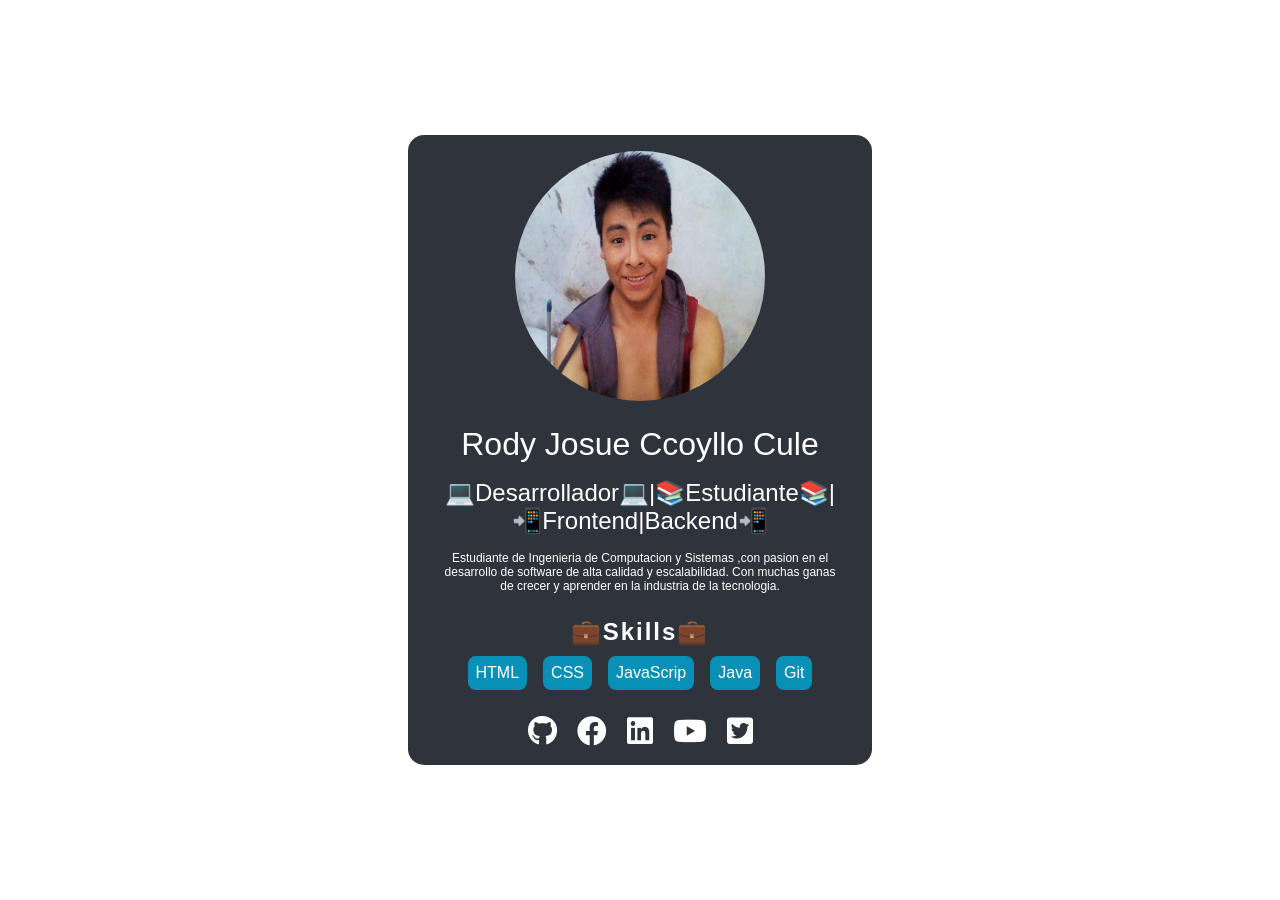
<file: semana-1/CARD-PERSONAL/index.html>
<!DOCTYPE html>
<html lang="en">
<head>
    <meta charset="UTF-8">
    <meta http-equiv="X-UA-Compatible" content="IE=edge"/>
    <meta name="viewport" content="width=device-width, initial-scale=1.0"/>
    <link rel="stylesheet" href="./css/index.css"/>
    <link rel="stylesheet" href="https://use.fontawesome.com/releases/v5.15.4/css/all.css" integrity="sha384-DyZ88mC6Up2uqS4h/KRgHuoeGwBcD4Ng9SiP4dIRy0EXTlnuz47vAwmeGwVChigm" crossorigin="anonymous"/>
    <title>Rody Josue</title>
</head>
<body class="body">
   
   <main class="main">
        <header class="header">
            <figure class="header__profesional-image-container">
                <img src="./img/josue-perfil.jpg" alt="foto-josue"  class="header__profesional-image"/>
            </figure>
        </header>
       <article class="article">
           <h1 class="article__title">Rody Josue Ccoyllo Cule</h1>
           <h2 class="article__keywors">💻Desarrollador💻|📚Estudiante📚|📲Frontend|Backend📲</h2>
           <p class="article__presetation">Estudiante de Ingenieria de Computacion y Sistemas ,con 
               pasion en el desarrollo de software de alta calidad y escalabilidad.
               Con muchas ganas de crecer y aprender en la industria de la tecnologia.
           </p>
       </article>
       <section class="skills">
           <h2 class="skills__title">Skills</h2>
           <ul class="skills__skills-list">
               <li class="skills__skill">HTML</li>
               <li class="skills__skill">CSS</li>
               <li class="skills__skill">JavaScrip</li>
               <li class="skills__skill">Java</li>
               <li class="skills__skill">Git</li>
               
           </ul>
       </section>
       
       <footer class="footer">
        <a href="https://github.com/josueCoder" class="footer__link-icon-container">
            <i class="fab fa-github" ></i>
        </a>
        <a href="https://web.facebook.com/rodyjosue.ccoyllocule" class="footer__link-icon-container">
            <i class="fab fa-facebook" ></i>
        </a>
        <a href="#" class="footer__link-icon-container">
            <i class="fab fa-linkedin" ></i>
        </a>
        <a href="#" class="footer__link-icon-container">
            <i class="fab fa-youtube" ></i>
        </a>
        <a href="#" class="footer__link-icon-container">
            <i class="fab fa-twitter-square"></i>
        </a>
    </footer>
      
   </main>
   
</body>
</html>
</file>
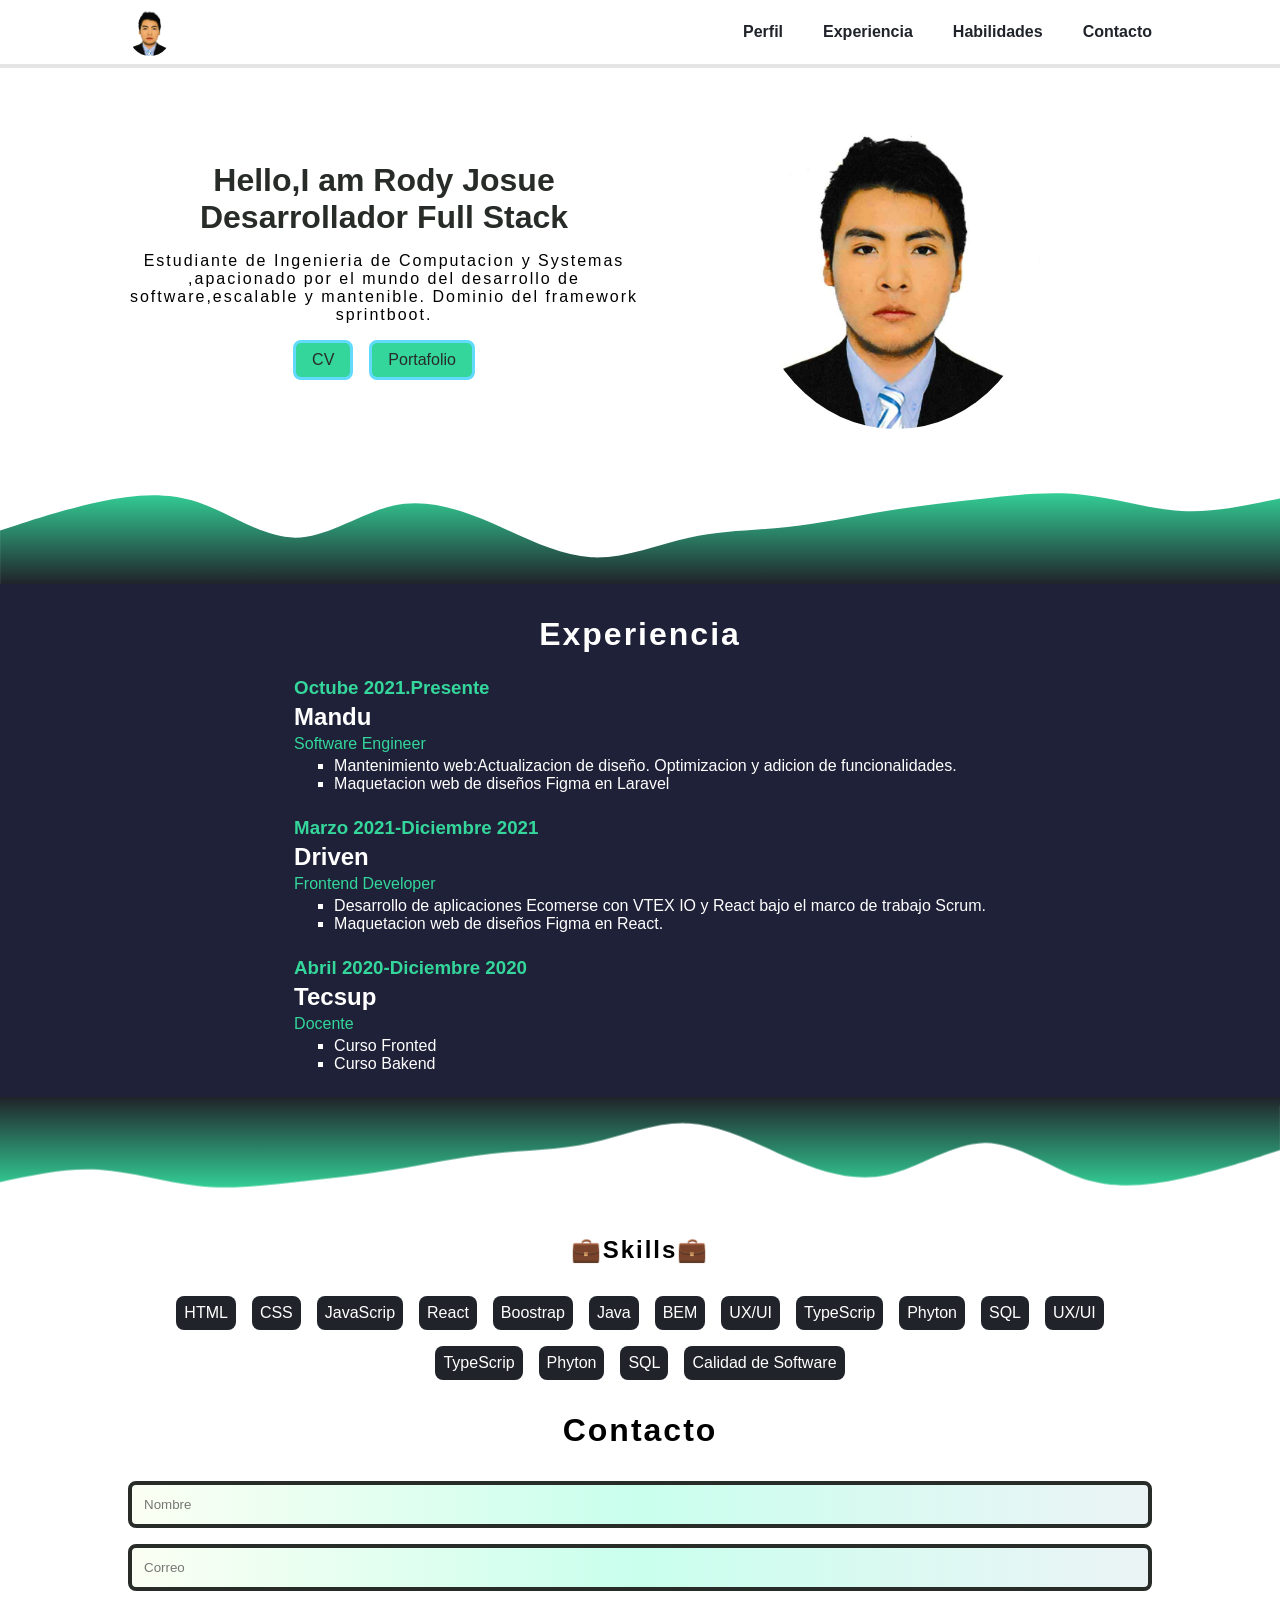
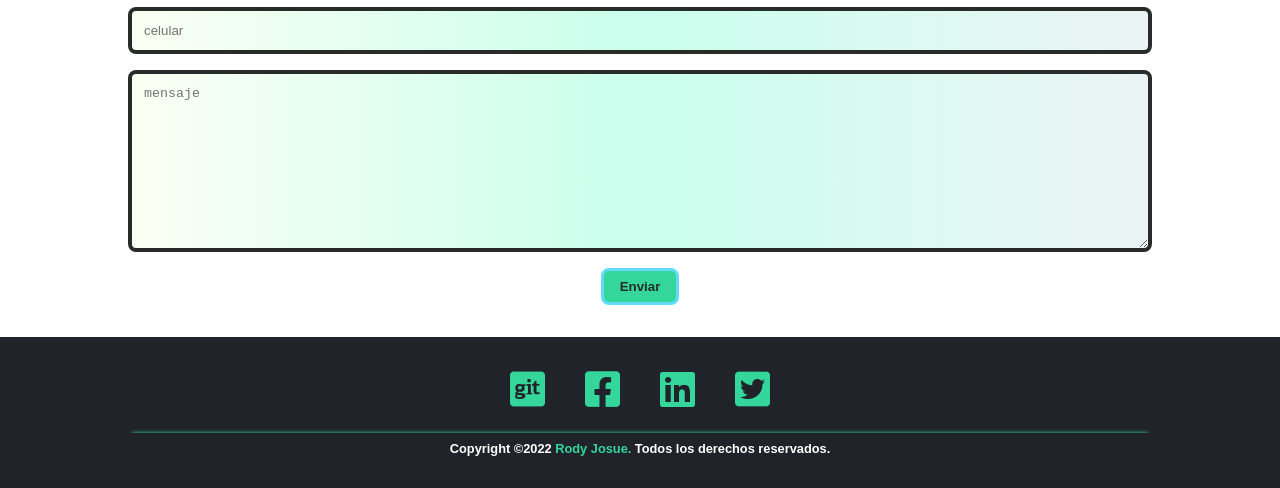
<file: semana-1/WEB-PERSONAL/index.html>
<!DOCTYPE html>
<html lang="en">
<head>
    <meta charset="UTF-8">
    <meta http-equiv="X-UA-Compatible" content="IE=edge">
    <meta name="viewport" content="width=device-width, initial-scale=1.0">
    <link rel="shortcut icon" href="./img/java.ico" type="image/x-icon">
    <meta name="description" content="Web personal responsive,del perfil profecional y experiencia ganada">
    <!-- animate css -->
    <link rel="stylesheet" href="https://cdnjs.cloudflare.com/ajax/libs/animate.css/4.1.1/animate.min.css"/>
    <link rel="stylesheet" href="./css/index.css">
    <link href="https://cdnjs.cloudflare.com/ajax/libs/font-awesome/5.13.0/css/all.min.css" rel="stylesheet">
    <title>Rody Josue</title>
    <style>
       
    </style>
</head>
<body class="body">
    <header class="header">
        <nav class="header-nav">
        
            <a href="" class="header-nav__logo-container">
                <img src="./img/rody-josue-perfil.jpg" alt="rody-josue"  class="header-nav__logo"/>
            </a>
        
             
             <label for="menu" class="header-nav__menu-icon-container">
                 
                     <img class="header-nav__menu-icon" src="./img/menu-icon.png" alt="icono del menu de navegacion">
                 
             </label>
             <input type="checkbox" name="menu" id="menu" class="header-nav__menu-checkbox"> 
             <ul class="header-nav__link-lists">
                <li class="header-nav__link-lists__link-item">
                    <a href="#perfil" class="header-nav__link">Perfil</a>
               </li>
                <li class="header-nav__link-lists__link-item">
                    <a href="#experiencia" class="header-nav__link">Experiencia</a>
               </li>
                <li class="header-nav__link-lists__link-item">
                    <a href="#" class="header-nav__link">Habilidades</a>
               </li>
                <li class="header-nav__link-lists__link-item">
                    <a href="#contacto" class="header-nav__link">Contacto</a>
               </li>
            </ul>
            </nav>
    </header>
    <main>
        <article class="perfil"  id="perfil" >
            <div class="perfil-container">
                <div class="perfil__info ">
                    <h1 class="perfil__info-title">Hello,I am Rody Josue Desarrollador Full Stack</h1>
                    <p class="perfil___info-description">
                        Estudiante de Ingenieria de Computacion y Systemas ,apacionado
                        por el mundo del desarrollo de  software,escalable y mantenible.
                        Dominio del framework sprintboot.
                
                    </p>
                    <div class="perfil__info-link-container">
                        <a class="perfil__info-link" href="#">CV</a>
                        <a class="perfil__info-link" href="#">Portafolio</a>
                    </div>
                </div>
                <div class="perfil__cover-image">
                
                    <figure class="perfil__image-container">
                        <img class="perfil__image" src="./img/rody-josue-perfil.jpg" alt="rody-josue" width="320px"/>
                    </figure>
                </div>
            </div>
        </article>
        
    </main>
    <section class="wave-separador">
        <figure class="wave-separador__wave-container">
            <img src="./img/wave.svg" alt="este es un wave" class="wave-separador__wave" />
        </figure>
    </section>

    
    
    <section class="experiencia" id="experiencia">
        <div class="experiencia-container">
            <h2 class="experiencia__title">Experiencia</h2>
            <div class="experiencia__experiencias">
                <section class="experiencia__experiencia">
                    <h3 class="experiencia__date">Octube 2021.Presente</h3>
                    <h3 class="experiencia__company">Mandu</h3>
                    <h4 class="experiencia__role">Software Engineer</h4>
                    <ul class="experiencia__activities">
                        <li  class="experiencia__activity">Mantenimiento web:Actualizacion de diseño.
                            Optimizacion y adicion de funcionalidades.
                        </li>
                        <li  class="experiencia__activity">Maquetacion web de diseños Figma en Laravel</li>
                    </ul>

                </section>
                <section class="experiencia__experiencia">
                    <h3 class="experiencia__date">Marzo 2021-Diciembre 2021</h3>
                    <h3 class="experiencia__company">Driven</h3>
                    <h4 class="experiencia__role">Frontend Developer</h4>
                    <ul class="experiencia__activities">
                        <li  class="experiencia__activity">Desarrollo de aplicaciones Ecomerse con VTEX
                            IO y React bajo el marco de trabajo Scrum.
                        </li>
                        <li  class="experiencia__activity">Maquetacion web de diseños Figma en React.</li>
                    </ul>

                </section>
                <section class="experiencia__experiencia">
                    <h3 class="experiencia__date">Abril 2020-Diciembre 2020</h3>
                    <h3 class="experiencia__company">Tecsup</h3>
                    <h4 class="experiencia__role">Docente</h4>
                    <ul class="experiencia__activities">
                        <li  class="experiencia__activity">Curso Fronted</li>
                        <li  class="experiencia__activity">Curso Bakend</li>
                    </ul>

                </section>
               
               
            </div>
        </div>

    </section>

    <section class="wave-separador wave-separador--r-180deg">
        <figure class="wave-separador__wave-container">
            <img src="./img/wave.svg" alt="este es un wave" class="wave-separador__wave" />
        </figure>
    </section>
    <section class="skills">
        <div class="skills-container">
            <h2 class="skills__title">Skills</h2>
            <ul class="skills__skills-list">
                <li class="skills__skill">HTML</li>
                <li class="skills__skill">CSS</li>
                <li class="skills__skill">JavaScrip</li>
                <li class="skills__skill">React</li>
                <li class="skills__skill">Boostrap</li>
                <li class="skills__skill">Java</li>
                <li class="skills__skill">BEM</li>
                <li class="skills__skill">UX/UI</li>
                <li class="skills__skill">TypeScrip</li>
                <li class="skills__skill">Phyton</li>
                <li class="skills__skill">SQL</li>
                <li class="skills__skill">UX/UI</li>
                <li class="skills__skill">TypeScrip</li>
                <li class="skills__skill">Phyton</li>
                <li class="skills__skill">SQL</li>
                <li class="skills__skill">Calidad de Software</li>
            
            </ul>
        </div>
    </section>


    <seccion class="contacto" id="contacto">
        <div class="contacto-container">
            <h2 class="contacto__title">Contacto</h2>
            <form action="#" class="contacto__form">
            
                <input class="contacto__form-input" type="text" id="nombre"  placeholder="Nombre" required />
            
                <input class="contacto__form-input" type="text" id="correo" placeholder="Correo" required/>
                <input class="contacto__form-input" type="number" id="telefono" min="900000000" max="999999999"  placeholder="celular" required/>
            
                <textarea class="contacto__form-input" name="mensaje" id="mensaje" cols="30" rows="10" placeholder="mensaje" required></textarea>
            
                <button class="contacto__form-button" type="submit">Enviar</button>
            </form>
        </div>
    </seccion>
    <footer class="footer">
        <nav class="footer-nav">
            <ul class="footer-nav__link-list">
                <li class="footer-nav__link-item">
                    <a href=" " class="footer-nav__link">
                        <i class="footer-nav__link-icon  fab fa-git-square"></i>
                    </a>
                </li>
                <li class="footer-nav__link-item">
                    <a href=" " class="footer-nav__link">
                        <i class="footer-nav__link-icon  fab fa-facebook-square"></i>
                    </a>
                </li>
                <li class="footer-nav__link-item">
                    <a href=" " class="footer-nav__link">
                        <i class="footer-nav__link-icon  fab fa-linkedin"></i>
                    </a>
                </li>
                <li class="footer-nav__link-item">
                    <a href=" " class="footer-nav__link">
                        <i class="footer-nav__link-icon  fab fa-twitter-square"></i>
                    </a>
                </li>
            </ul>
            <h2 class="footer-nav__credits">
                Copyright &copy;2022 <a class="footer-nav__credits-author" href="#perfil">Rody Josue.</a> Todos los derechos reservados.
            </h2>
        </nav>
    </footer>       


    
</body>
</html>
</file>
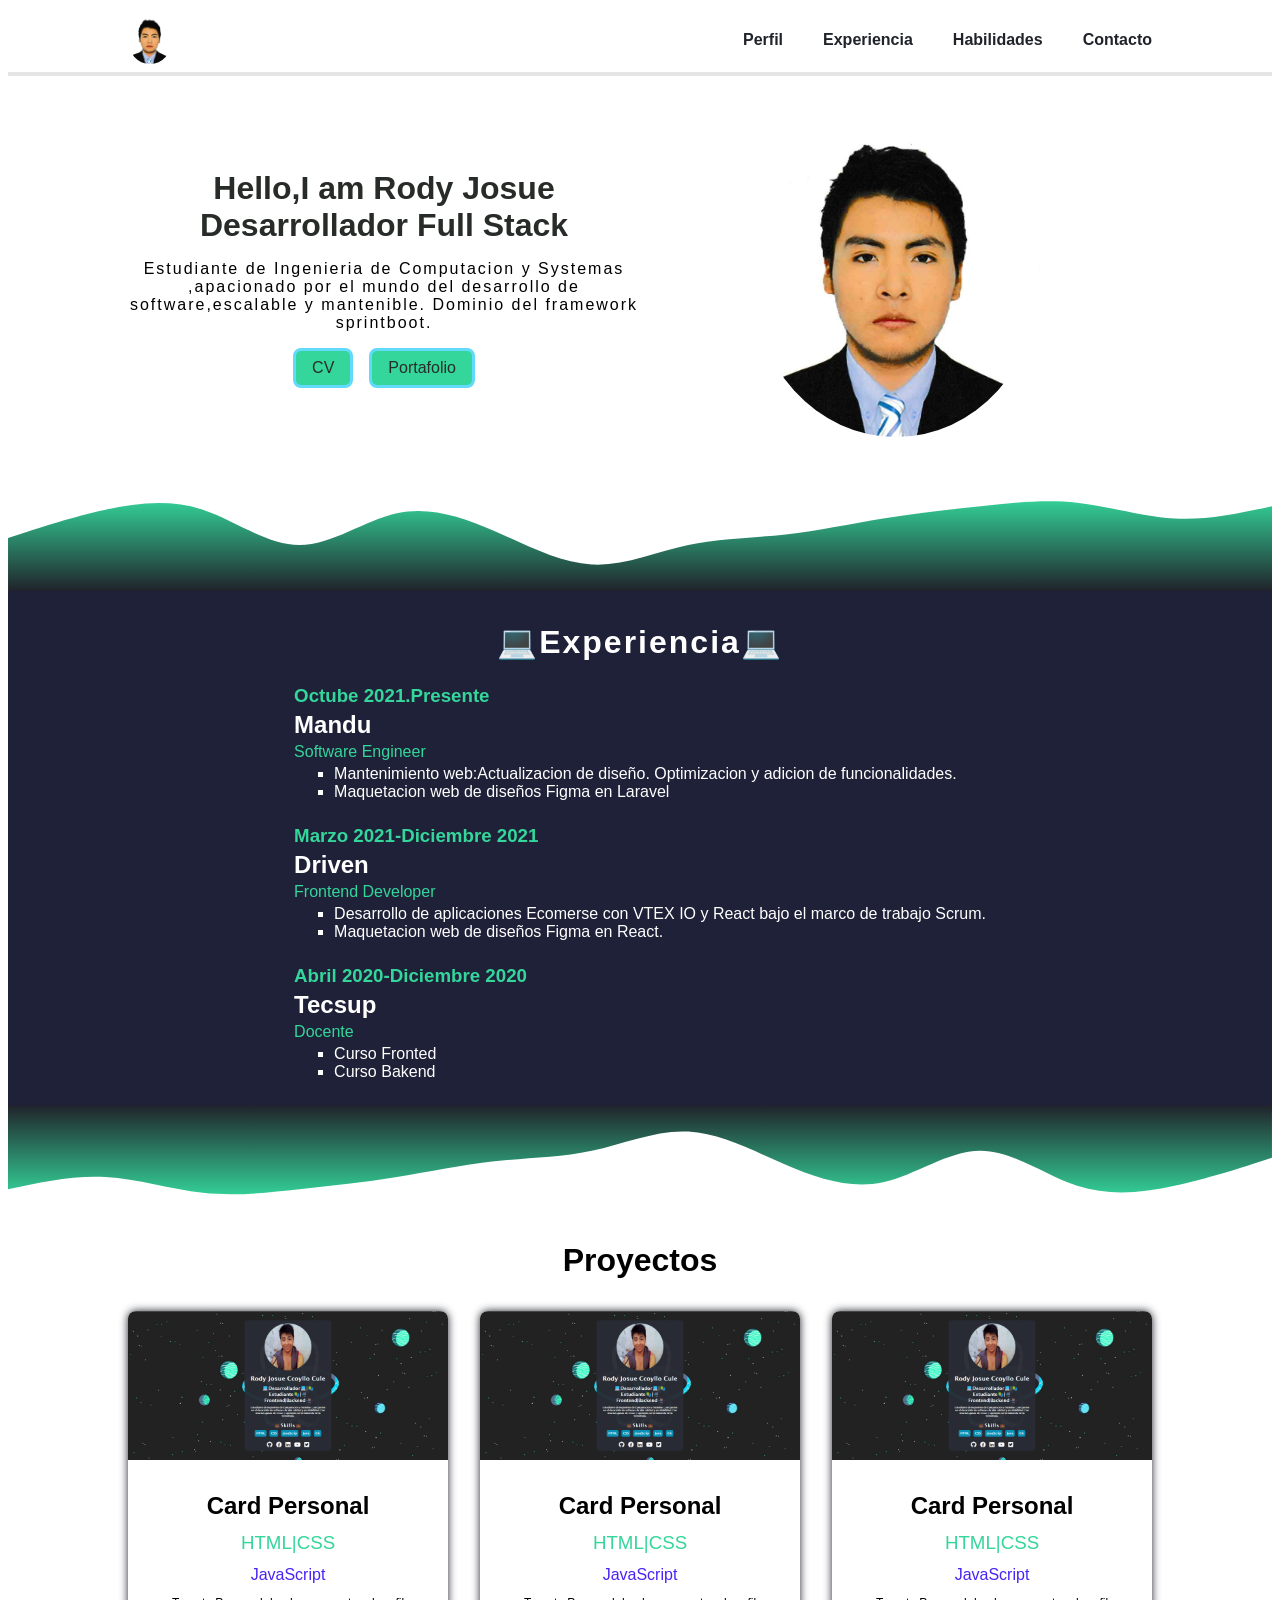
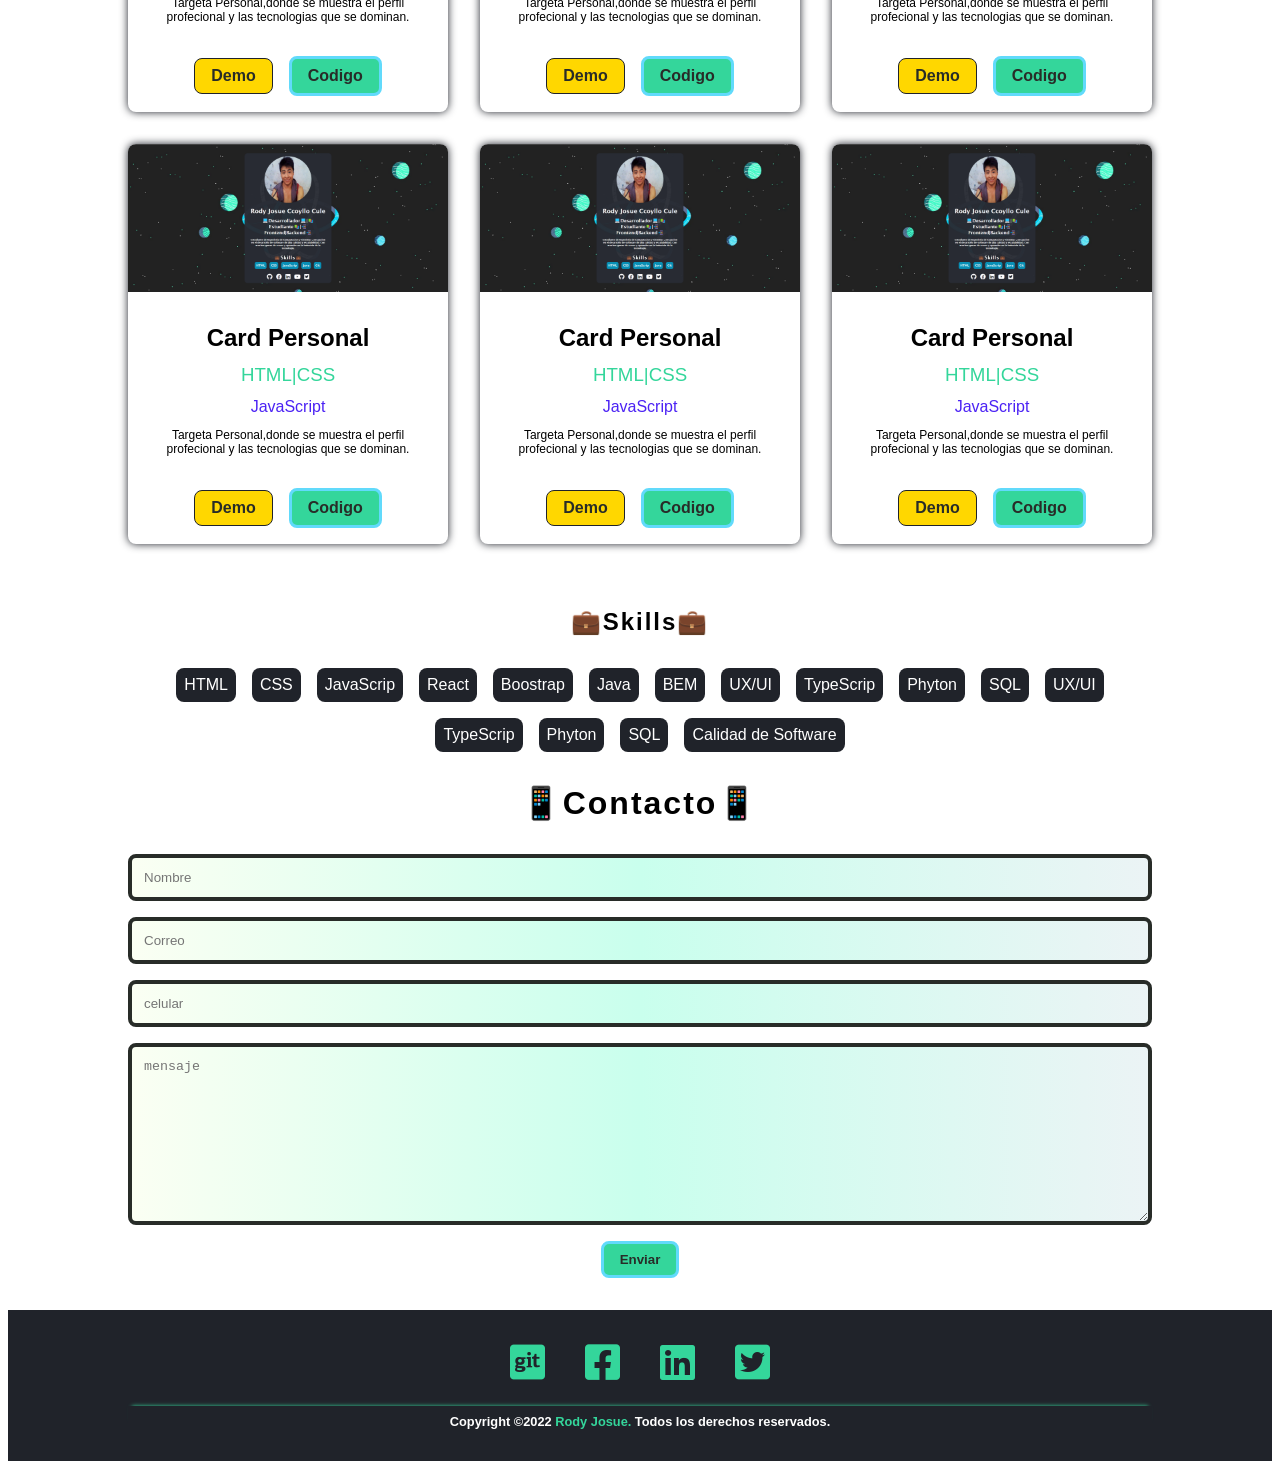
<file: semana-3/2-web-personal/index.html>
<!DOCTYPE html>
<html lang="en">
<head>
    <meta charset="UTF-8">
    <meta http-equiv="X-UA-Compatible" content="IE=edge">
    <meta name="viewport" content="width=device-width, initial-scale=1.0">
    <link rel="shortcut icon" href="./img/java.ico" type="image/x-icon">
    <meta name="description" content="Web personal responsive,del perfil profecional y experiencia ganada">
    <link rel="stylesheet" href="https://necolas.github.io/normalize.css/8.0.1/normalize.css"/>
    <!-- animate css -->
    <link rel="stylesheet" href="https://cdnjs.cloudflare.com/ajax/libs/animate.css/4.1.1/animate.min.css"/>
    <link rel="stylesheet" href="./css/index.css">
    <link href="https://cdnjs.cloudflare.com/ajax/libs/font-awesome/5.13.0/css/all.min.css" rel="stylesheet">
    <title>Rody Josue</title>
    <style>
       
    </style>
</head>
<body class="body">
    <header class="header">
        <nav class="header-nav">
        
            <a href="" class="header-nav__logo-container">
                <img src="./img/rody-josue-perfil.jpg" alt="rody-josue"  class="header-nav__logo"/>
            </a>
        
             
             <label for="menu" class="header-nav__menu-icon-container">
                <img class="header-nav__menu-icon" src="./img/menu-icon.png" alt="icono del menu de navegacion"> 
             </label>
             <input type="checkbox" name="menu" id="menu" class="header-nav__menu-checkbox"> 
             <ul class="header-nav__link-lists">
                <li class="header-nav__link-lists__link-item">
                    <a href="#perfil" class="header-nav__link">Perfil</a>
               </li>
                <li class="header-nav__link-lists__link-item">
                    <a href="#experiencia" class="header-nav__link">Experiencia</a>
               </li>
                <li class="header-nav__link-lists__link-item">
                    <a href="#" class="header-nav__link">Habilidades</a>
               </li>
                <li class="header-nav__link-lists__link-item">
                    <a href="#contacto" class="header-nav__link">Contacto</a>
               </li>
            </ul>
            </nav>
    </header>
    <main>
        <article class="perfil"  id="perfil" >
            <div class="perfil-container">
                <div class="perfil__info ">
                    <h1 class="perfil__info-title">Hello,I am Rody Josue Desarrollador Full Stack</h1>
                    <p class="perfil___info-description">
                        Estudiante de Ingenieria de Computacion y Systemas ,apacionado
                        por el mundo del desarrollo de  software,escalable y mantenible.
                        Dominio del framework sprintboot.
                
                    </p>
                    <div class="perfil__info-link-container">
                        <a class="perfil__info-link" href="#">CV</a>
                        <a class="perfil__info-link" href="#">Portafolio</a>
                    </div>
                </div>
                <div class="perfil__cover-image">
                
                    <figure class="perfil__image-container">
                        <img class="perfil__image" src="./img/rody-josue-perfil.jpg" alt="rody-josue" width="320px"/>
                    </figure>
                </div>
            </div>
        </article>
        
    </main>
    <section class="wave-separador">
        <figure class="wave-separador__wave-container">
            <img src="./img/wave.svg" alt="este es un wave" class="wave-separador__wave" />
        </figure>
    </section>

    
    
    <section class="experiencia" id="experiencia">
        <div class="experiencia-container">
            <h2 class="experiencia__title">Experiencia</h2>
            <div class="experiencia__experiencias">
                <section class="experiencia__experiencia">
                    <h3 class="experiencia__date">Octube 2021.Presente</h3>
                    <h3 class="experiencia__company">Mandu</h3>
                    <h4 class="experiencia__role">Software Engineer</h4>
                    <ul class="experiencia__activities">
                        <li  class="experiencia__activity">Mantenimiento web:Actualizacion de diseño.
                            Optimizacion y adicion de funcionalidades.
                        </li>
                        <li  class="experiencia__activity">Maquetacion web de diseños Figma en Laravel</li>
                    </ul>

                </section>
                <section class="experiencia__experiencia">
                    <h3 class="experiencia__date">Marzo 2021-Diciembre 2021</h3>
                    <h3 class="experiencia__company">Driven</h3>
                    <h4 class="experiencia__role">Frontend Developer</h4>
                    <ul class="experiencia__activities">
                        <li  class="experiencia__activity">Desarrollo de aplicaciones Ecomerse con VTEX
                            IO y React bajo el marco de trabajo Scrum.
                        </li>
                        <li  class="experiencia__activity">Maquetacion web de diseños Figma en React.</li>
                    </ul>

                </section>
                <section class="experiencia__experiencia">
                    <h3 class="experiencia__date">Abril 2020-Diciembre 2020</h3>
                    <h3 class="experiencia__company">Tecsup</h3>
                    <h4 class="experiencia__role">Docente</h4>
                    <ul class="experiencia__activities">
                        <li  class="experiencia__activity">Curso Fronted</li>
                        <li  class="experiencia__activity">Curso Bakend</li>
                    </ul>

                </section>
               
               
            </div>
        </div>

    </section>

    <section class="wave-separador wave-separador--r-180deg">
        <figure class="wave-separador__wave-container">
            <img src="./img/wave.svg" alt="este es un wave" class="wave-separador__wave" />
        </figure>
    </section>
    <section class="projects">
        <div class="projects-container">
            <h2 class="projects__title">Proyectos</h2>
            <div class="projects__projects">
                <article class="projects__project">
                   <figure class="projects__project-image-container">
                       <img class="projects__project-image" src="./img/img-card-personal.png" alt="proyecto card personal"/>
                   </figure>
                   <div class="projects__project-data">
                       <h2 class="projects__project-data-title">Card Personal</h2>
                       <h3 class="projects__project-data-core-tecnology">HTML|CSS</h3>
                       <h4 class="projects__project-data-tecnologies">JavaScript</h4>
                       <p class="projects__project-data-about">
                           Targeta Personal,donde se muestra el perfil profecional y las tecnologias
                           que se dominan.
                       </p>
                    </div>
                    <div class="projects__project-button-container">
                        <a href="#" class="projects__project-button projects__project-button--bg-gold">Demo</a>
                        <a href="#" class="projects__project-button">Codigo</a>
                    </div>
                </article>
                <article class="projects__project">
                    <figure class="projects__project-image-container">
                        <img class="projects__project-image" src="./img/img-card-personal.png" alt="proyecto card personal"/>
                    </figure>
                    <div class="projects__project-data">
                        <h2 class="projects__project-data-title">Card Personal</h2>
                        <h3 class="projects__project-data-core-tecnology">HTML|CSS</h3>
                        <h4 class="projects__project-data-tecnologies">JavaScript</h4>
                        <p class="projects__project-data-about">
                            Targeta Personal,donde se muestra el perfil profecional y las tecnologias
                            que se dominan.
                        </p>
                     </div>
                     <div class="projects__project-button-container">
                         <a href="#" class="projects__project-button projects__project-button--bg-gold">Demo</a>
                         <a href="#" class="projects__project-button">Codigo</a>
                     </div>
                 </article>
                 <article class="projects__project">
                    <figure class="projects__project-image-container">
                        <img class="projects__project-image" src="./img/img-card-personal.png" alt="proyecto card personal"/>
                    </figure>
                    <div class="projects__project-data">
                        <h2 class="projects__project-data-title">Card Personal</h2>
                        <h3 class="projects__project-data-core-tecnology">HTML|CSS</h3>
                        <h4 class="projects__project-data-tecnologies">JavaScript</h4>
                        <p class="projects__project-data-about">
                            Targeta Personal,donde se muestra el perfil profecional y las tecnologias
                            que se dominan.
                        </p>
                     </div>
                     <div class="projects__project-button-container">
                         <a href="#" class="projects__project-button projects__project-button--bg-gold">Demo</a>
                         <a href="#" class="projects__project-button">Codigo</a>
                     </div>
                 </article>
                 <article class="projects__project">
                    <figure class="projects__project-image-container">
                        <img class="projects__project-image" src="./img/img-card-personal.png" alt="proyecto card personal"/>
                    </figure>
                    <div class="projects__project-data">
                        <h2 class="projects__project-data-title">Card Personal</h2>
                        <h3 class="projects__project-data-core-tecnology">HTML|CSS</h3>
                        <h4 class="projects__project-data-tecnologies">JavaScript</h4>
                        <p class="projects__project-data-about">
                            Targeta Personal,donde se muestra el perfil profecional y las tecnologias
                            que se dominan.
                        </p>
                     </div>
                     <div class="projects__project-button-container">
                         <a href="#" class="projects__project-button projects__project-button--bg-gold">Demo</a>
                         <a href="#" class="projects__project-button">Codigo</a>
                     </div>
                 </article>
                 <article class="projects__project">
                    <figure class="projects__project-image-container">
                        <img class="projects__project-image" src="./img/img-card-personal.png" alt="proyecto card personal"/>
                    </figure>
                    <div class="projects__project-data">
                        <h2 class="projects__project-data-title">Card Personal</h2>
                        <h3 class="projects__project-data-core-tecnology">HTML|CSS</h3>
                        <h4 class="projects__project-data-tecnologies">JavaScript</h4>
                        <p class="projects__project-data-about">
                            Targeta Personal,donde se muestra el perfil profecional y las tecnologias
                            que se dominan.
                        </p>
                     </div>
                     <div class="projects__project-button-container">
                         <a href="#" class="projects__project-button projects__project-button--bg-gold">Demo</a>
                         <a href="#" class="projects__project-button">Codigo</a>
                     </div>
                 </article>
                 <article class="projects__project">
                    <figure class="projects__project-image-container">
                        <img class="projects__project-image" src="./img/img-card-personal.png" alt="proyecto card personal"/>
                    </figure>
                    <div class="projects__project-data">
                        <h2 class="projects__project-data-title">Card Personal</h2>
                        <h3 class="projects__project-data-core-tecnology">HTML|CSS</h3>
                        <h4 class="projects__project-data-tecnologies">JavaScript</h4>
                        <p class="projects__project-data-about">
                            Targeta Personal,donde se muestra el perfil profecional y las tecnologias
                            que se dominan.
                        </p>
                     </div>
                     <div class="projects__project-button-container">
                         <a href="#" class="projects__project-button projects__project-button--bg-gold">Demo</a>
                         <a href="#" class="projects__project-button">Codigo</a>
                     </div>
                 </article>
            </div>
        </div>
    </section>
    <section class="skills">
        <div class="skills-container">
            <h2 class="skills__title">Skills</h2>
            <ul class="skills__skills-list">
                <li class="skills__skill">HTML</li>
                <li class="skills__skill">CSS</li>
                <li class="skills__skill">JavaScrip</li>
                <li class="skills__skill">React</li>
                <li class="skills__skill">Boostrap</li>
                <li class="skills__skill">Java</li>
                <li class="skills__skill">BEM</li>
                <li class="skills__skill">UX/UI</li>
                <li class="skills__skill">TypeScrip</li>
                <li class="skills__skill">Phyton</li>
                <li class="skills__skill">SQL</li>
                <li class="skills__skill">UX/UI</li>
                <li class="skills__skill">TypeScrip</li>
                <li class="skills__skill">Phyton</li>
                <li class="skills__skill">SQL</li>
                <li class="skills__skill">Calidad de Software</li>
            
            </ul>
        </div>
    </section>


    <seccion class="contacto" id="contacto">
        <div class="contacto-container">
            <h2 class="contacto__title">Contacto</h2>
            <form action="#" class="contacto__form">
            
                <input class="contacto__form-input" type="text" id="nombre"  placeholder="Nombre" required />
            
                <input class="contacto__form-input" type="text" id="correo" placeholder="Correo" required/>
                <input class="contacto__form-input" type="number" id="telefono" min="900000000" max="999999999"  placeholder="celular" required/>
            
                <textarea class="contacto__form-input" name="mensaje" id="mensaje" cols="30" rows="10" placeholder="mensaje" required></textarea>
            
                <button class="contacto__form-button" type="submit">Enviar</button>
            </form>
        </div>
    </seccion>
    <footer class="footer">
        <nav class="footer-nav">
            <ul class="footer-nav__link-list">
                <li class="footer-nav__link-item">
                    <a href=" " class="footer-nav__link">
                        <i class="footer-nav__link-icon  fab fa-git-square"></i>
                    </a>
                </li>
                <li class="footer-nav__link-item">
                    <a href=" " class="footer-nav__link">
                        <i class="footer-nav__link-icon  fab fa-facebook-square"></i>
                    </a>
                </li>
                <li class="footer-nav__link-item">
                    <a href=" " class="footer-nav__link">
                        <i class="footer-nav__link-icon  fab fa-linkedin"></i>
                    </a>
                </li>
                <li class="footer-nav__link-item">
                    <a href=" " class="footer-nav__link">
                        <i class="footer-nav__link-icon  fab fa-twitter-square"></i>
                    </a>
                </li>
            </ul>
            <h2 class="footer-nav__credits">
                Copyright &copy;2022 <a class="footer-nav__credits-author" href="#perfil">Rody Josue.</a> Todos los derechos reservados.
            </h2>
        </nav>
    </footer>       


    
</body>
</html>
</file>
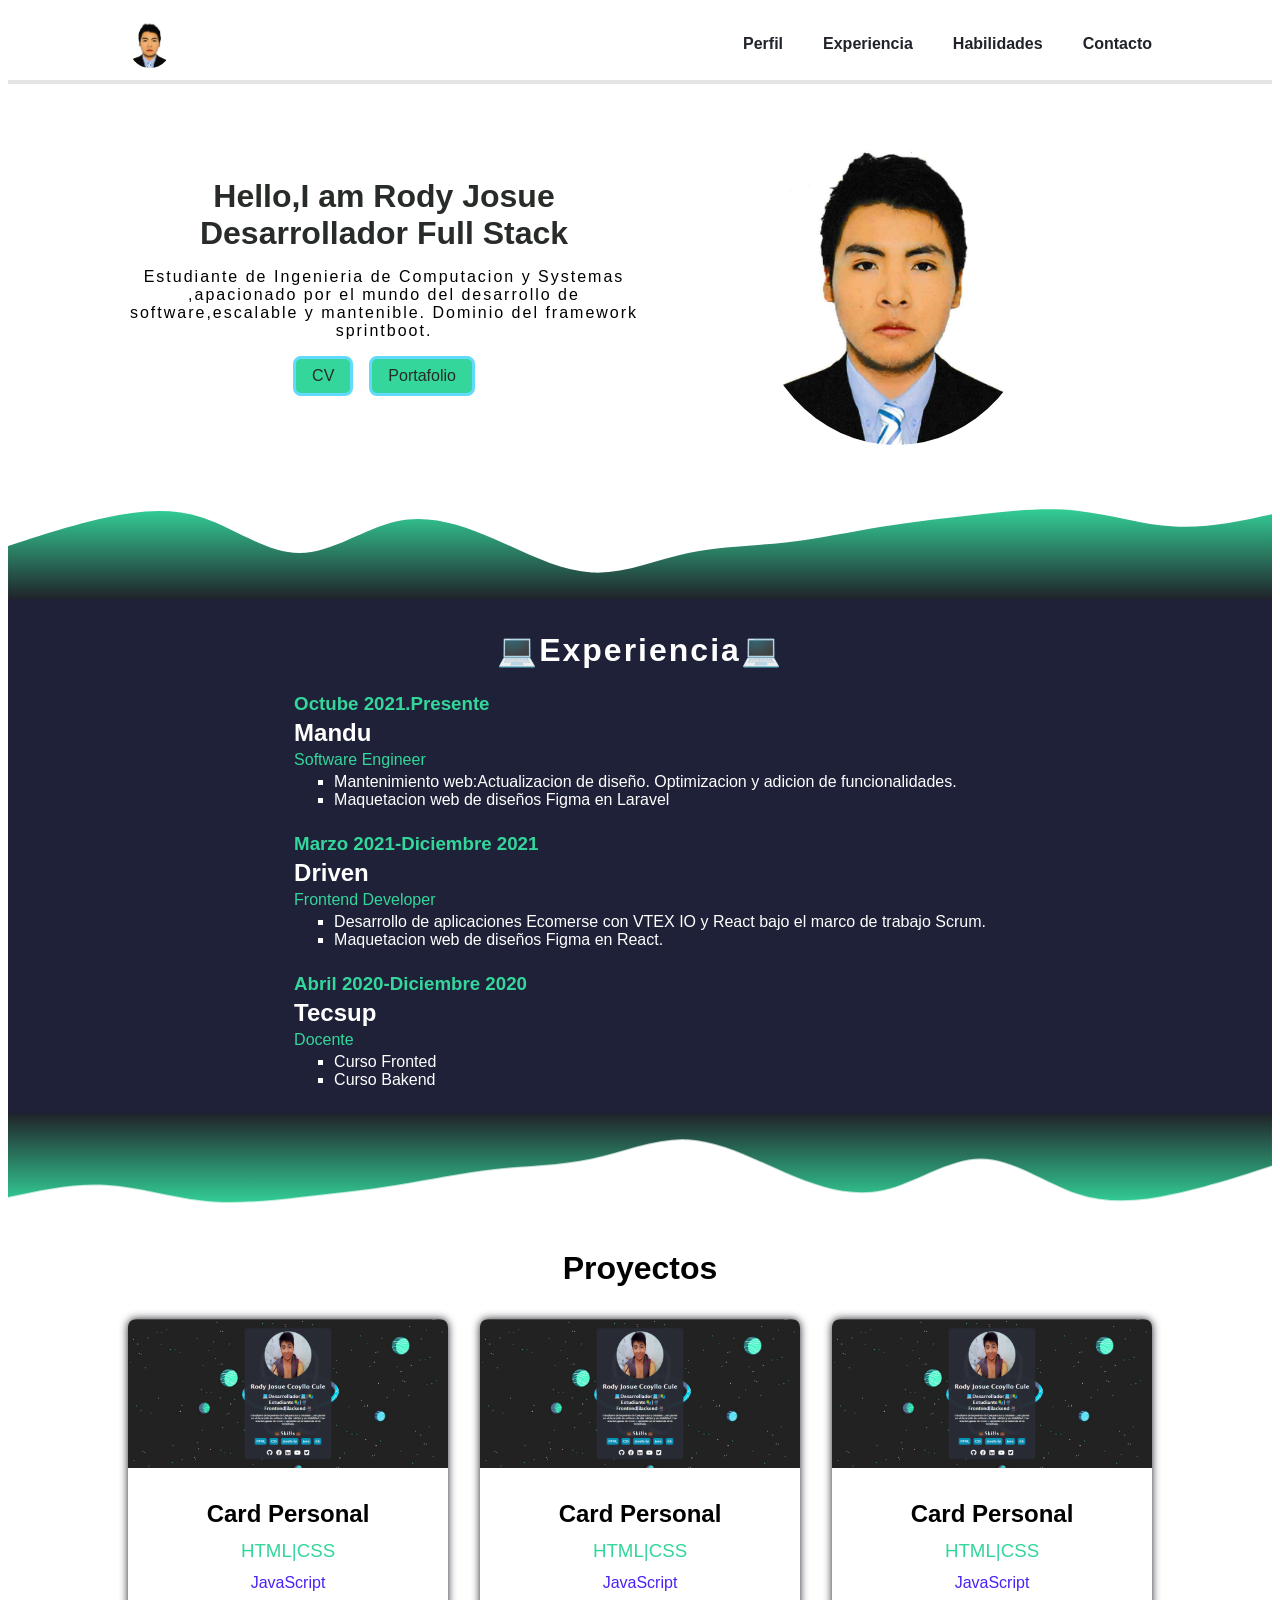
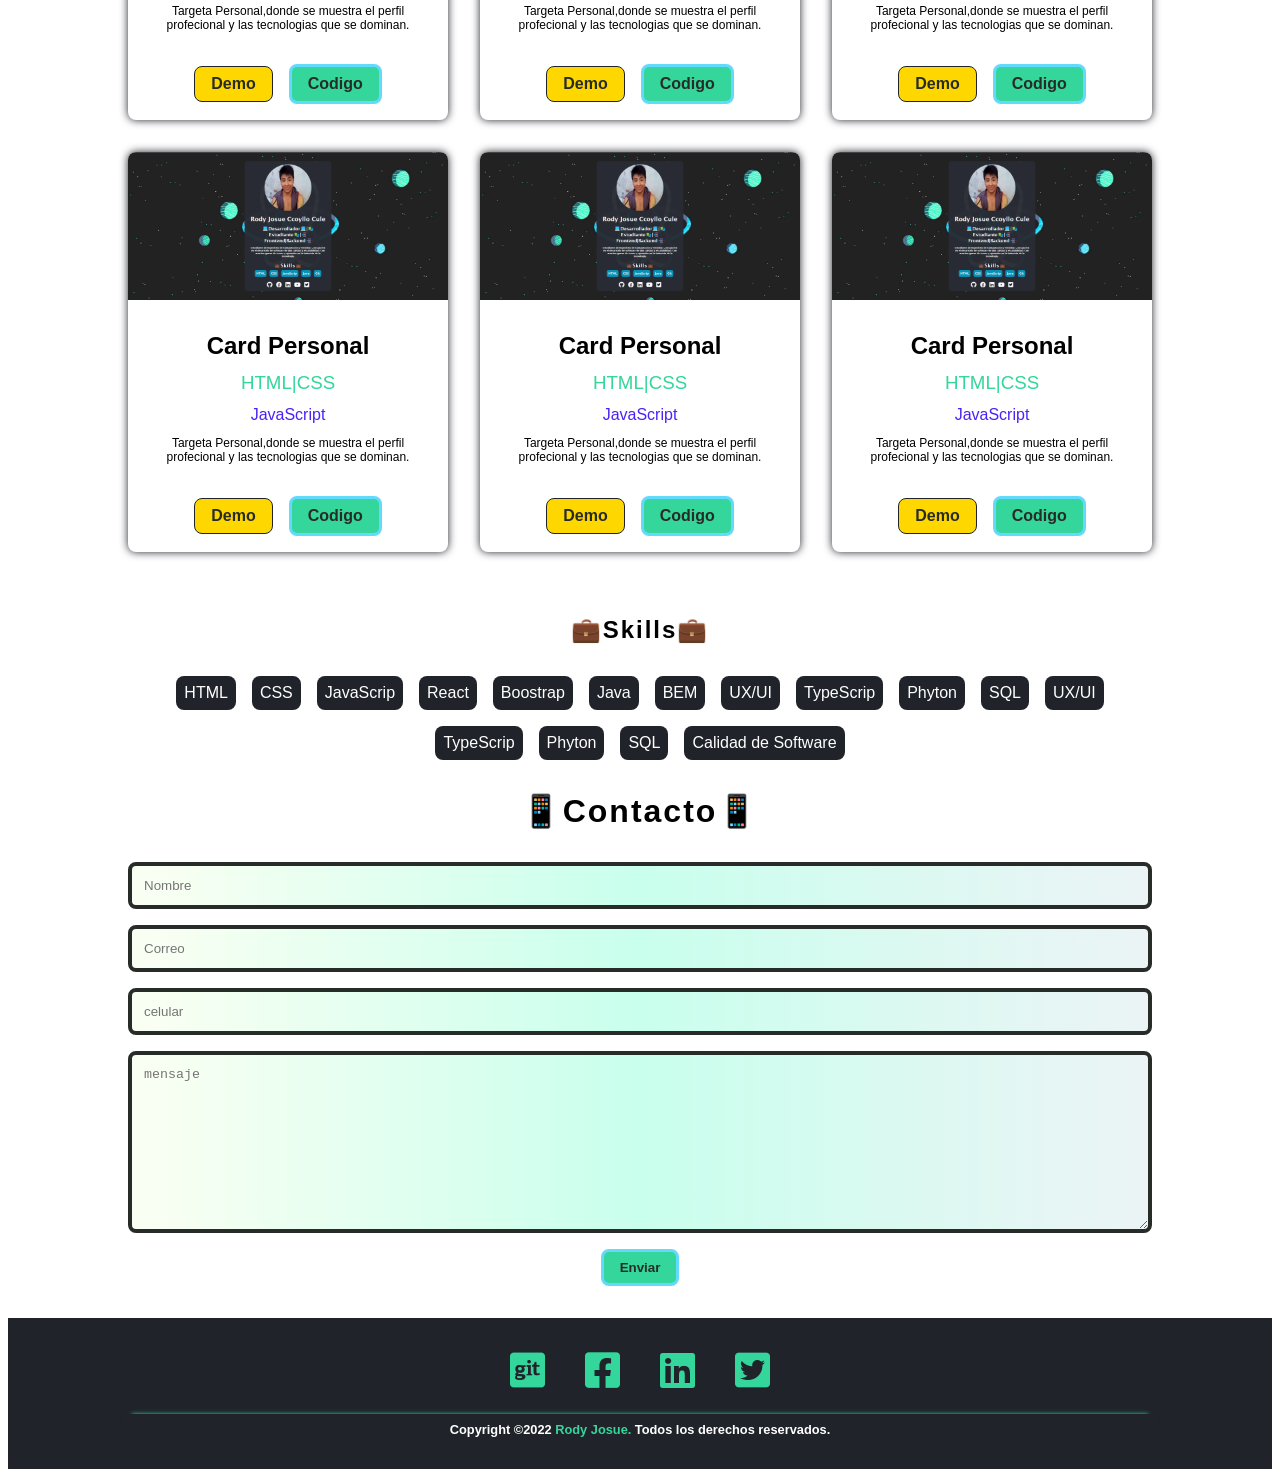
<file: semana-4/2-web-personal/index.html>
<!DOCTYPE html>
<html lang="en">
<head>
    <meta charset="UTF-8">
    <meta http-equiv="X-UA-Compatible" content="IE=edge">
    <meta name="viewport" content="width=device-width, initial-scale=1.0">
    <link rel="shortcut icon" href="./img/java.ico" type="image/x-icon">
    <meta name="description" content="Web personal responsive,del perfil profecional y experiencia ganada">
    <link rel="stylesheet" href="https://necolas.github.io/normalize.css/8.0.1/normalize.css"/>
    <!-- animate css -->
    <link rel="stylesheet" href="https://cdnjs.cloudflare.com/ajax/libs/animate.css/4.1.1/animate.min.css"/>
    <link rel="stylesheet" href="./css/index.css">
    <link href="https://cdnjs.cloudflare.com/ajax/libs/font-awesome/5.13.0/css/all.min.css" rel="stylesheet">
    <title>Rody Josue</title>
    <style>
       
    </style>
</head>
<body class="body">
    <header class="header " id="header">
        <nav class="header-nav">
        
            <a href="" class="header-nav__logo-container">
                <img src="./img/rody-josue-perfil.jpg" alt="rody-josue"  class="header-nav__logo"/>
            </a>
        
             
             <figure for="menu" class="header-nav__menu-icon-container" id="headerNavMenu">
                <svg xmlns="http://www.w3.org/2000/svg" viewBox="0 0 24 24" fill="#000" class="header-nav__menu-icon" id="headerNavMenuIcon">
                    <path d="M4 6h16v2H4zm4 5h12v2H8zm5 5h7v2h-7z"></path>
                </svg>
             </figure>
             
             <ul class="header-nav__link-lists" id="headerNavLinkLists">
                <li class="header-nav__link-lists__link-item">
                    <a href="#perfil" class="header-nav__link " id="headerNavLink">Perfil</a>
               </li>
                <li class="header-nav__link-lists__link-item">
                    <a href="#experiencia" class="header-nav__link" id="headerNavLink">Experiencia</a>
               </li>
                <li class="header-nav__link-lists__link-item">
                    <a href="#" class="header-nav__link" id="headerNavLink">Habilidades</a>
               </li>
                <li class="header-nav__link-lists__link-item">
                    <a href="#contacto" class="header-nav__link" id="headerNavLink">Contacto</a>
               </li>
            </ul>
            </nav>
    </header>
    <main>
        <article class="perfil"  id="perfil" >
            <div class="perfil-container">
                <div class="perfil__info animate__animated animate__bounceInRight">
                    <h1 class="perfil__info-title">Hello,I am Rody Josue Desarrollador Full Stack</h1>
                    <p class="perfil___info-description">
                        Estudiante de Ingenieria de Computacion y Systemas ,apacionado
                        por el mundo del desarrollo de  software,escalable y mantenible.
                        Dominio del framework sprintboot.
                
                    </p>
                    <div class="perfil__info-link-container">
                        <a class="perfil__info-link" href="#">CV</a>
                        <a class="perfil__info-link" href="#">Portafolio</a>
                    </div>
                </div>
                <div class="perfil__cover-image animate__animated animate__fadeInLeftBig">
                
                    <figure class="perfil__image-container">
                        <img class="perfil__image" src="./img/rody-josue-perfil.jpg" alt="rody-josue" width="320px"/>
                    </figure>
                </div>
            </div>
        </article>
        
    </main>
    <section class="wave-separador">
        <figure class="wave-separador__wave-container">
            <img src="./img/wave.svg" alt="este es un wave" class="wave-separador__wave" />
        </figure>
    </section>

    
    
    <section class="experiencia" id="experiencia">
        <div class="experiencia-container">
            <h2 class="experiencia__title">Experiencia</h2>
            <div class="experiencia__experiencias">
                <section class="experiencia__experiencia">
                    <h3 class="experiencia__date">Octube 2021.Presente</h3>
                    <h3 class="experiencia__company">Mandu</h3>
                    <h4 class="experiencia__role">Software Engineer</h4>
                    <ul class="experiencia__activities">
                        <li  class="experiencia__activity">Mantenimiento web:Actualizacion de diseño.
                            Optimizacion y adicion de funcionalidades.
                        </li>
                        <li  class="experiencia__activity">Maquetacion web de diseños Figma en Laravel</li>
                    </ul>

                </section>
                <section class="experiencia__experiencia">
                    <h3 class="experiencia__date">Marzo 2021-Diciembre 2021</h3>
                    <h3 class="experiencia__company">Driven</h3>
                    <h4 class="experiencia__role">Frontend Developer</h4>
                    <ul class="experiencia__activities">
                        <li  class="experiencia__activity">Desarrollo de aplicaciones Ecomerse con VTEX
                            IO y React bajo el marco de trabajo Scrum.
                        </li>
                        <li  class="experiencia__activity">Maquetacion web de diseños Figma en React.</li>
                    </ul>

                </section>
                <section class="experiencia__experiencia">
                    <h3 class="experiencia__date">Abril 2020-Diciembre 2020</h3>
                    <h3 class="experiencia__company">Tecsup</h3>
                    <h4 class="experiencia__role">Docente</h4>
                    <ul class="experiencia__activities">
                        <li  class="experiencia__activity">Curso Fronted</li>
                        <li  class="experiencia__activity">Curso Bakend</li>
                    </ul>

                </section>
               
               
            </div>
        </div>

    </section>

    <section class="wave-separador wave-separador--r-180deg">
        <figure class="wave-separador__wave-container">
            <img src="./img/wave.svg" alt="este es un wave" class="wave-separador__wave" />
        </figure>
    </section>
    <section class="projects">
        <div class="projects-container">
            <h2 class="projects__title">Proyectos</h2>
            <div class="projects__projects">
                <article class="projects__project">
                   <figure class="projects__project-image-container">
                       <img class="projects__project-image" src="./img/img-card-personal.png" alt="proyecto card personal"/>
                   </figure>
                   <div class="projects__project-data">
                       <h2 class="projects__project-data-title">Card Personal</h2>
                       <h3 class="projects__project-data-core-tecnology">HTML|CSS</h3>
                       <h4 class="projects__project-data-tecnologies">JavaScript</h4>
                       <p class="projects__project-data-about">
                           Targeta Personal,donde se muestra el perfil profecional y las tecnologias
                           que se dominan.
                       </p>
                    </div>
                    <div class="projects__project-button-container">
                        <a href="#" class="projects__project-button projects__project-button--bg-gold">Demo</a>
                        <a href="#" class="projects__project-button">Codigo</a>
                    </div>
                </article>
                <article class="projects__project">
                    <figure class="projects__project-image-container">
                        <img class="projects__project-image" src="./img/img-card-personal.png" alt="proyecto card personal"/>
                    </figure>
                    <div class="projects__project-data">
                        <h2 class="projects__project-data-title">Card Personal</h2>
                        <h3 class="projects__project-data-core-tecnology">HTML|CSS</h3>
                        <h4 class="projects__project-data-tecnologies">JavaScript</h4>
                        <p class="projects__project-data-about">
                            Targeta Personal,donde se muestra el perfil profecional y las tecnologias
                            que se dominan.
                        </p>
                     </div>
                     <div class="projects__project-button-container">
                         <a href="#" class="projects__project-button projects__project-button--bg-gold">Demo</a>
                         <a href="#" class="projects__project-button">Codigo</a>
                     </div>
                 </article>
                 <article class="projects__project">
                    <figure class="projects__project-image-container">
                        <img class="projects__project-image" src="./img/img-card-personal.png" alt="proyecto card personal"/>
                    </figure>
                    <div class="projects__project-data">
                        <h2 class="projects__project-data-title">Card Personal</h2>
                        <h3 class="projects__project-data-core-tecnology">HTML|CSS</h3>
                        <h4 class="projects__project-data-tecnologies">JavaScript</h4>
                        <p class="projects__project-data-about">
                            Targeta Personal,donde se muestra el perfil profecional y las tecnologias
                            que se dominan.
                        </p>
                     </div>
                     <div class="projects__project-button-container">
                         <a href="#" class="projects__project-button projects__project-button--bg-gold">Demo</a>
                         <a href="#" class="projects__project-button">Codigo</a>
                     </div>
                 </article>
                 <article class="projects__project">
                    <figure class="projects__project-image-container">
                        <img class="projects__project-image" src="./img/img-card-personal.png" alt="proyecto card personal"/>
                    </figure>
                    <div class="projects__project-data">
                        <h2 class="projects__project-data-title">Card Personal</h2>
                        <h3 class="projects__project-data-core-tecnology">HTML|CSS</h3>
                        <h4 class="projects__project-data-tecnologies">JavaScript</h4>
                        <p class="projects__project-data-about">
                            Targeta Personal,donde se muestra el perfil profecional y las tecnologias
                            que se dominan.
                        </p>
                     </div>
                     <div class="projects__project-button-container">
                         <a href="#" class="projects__project-button projects__project-button--bg-gold">Demo</a>
                         <a href="#" class="projects__project-button">Codigo</a>
                     </div>
                 </article>
                 <article class="projects__project">
                    <figure class="projects__project-image-container">
                        <img class="projects__project-image" src="./img/img-card-personal.png" alt="proyecto card personal"/>
                    </figure>
                    <div class="projects__project-data">
                        <h2 class="projects__project-data-title">Card Personal</h2>
                        <h3 class="projects__project-data-core-tecnology">HTML|CSS</h3>
                        <h4 class="projects__project-data-tecnologies">JavaScript</h4>
                        <p class="projects__project-data-about">
                            Targeta Personal,donde se muestra el perfil profecional y las tecnologias
                            que se dominan.
                        </p>
                     </div>
                     <div class="projects__project-button-container">
                         <a href="#" class="projects__project-button projects__project-button--bg-gold">Demo</a>
                         <a href="#" class="projects__project-button">Codigo</a>
                     </div>
                 </article>
                 <article class="projects__project">
                    <figure class="projects__project-image-container">
                        <img class="projects__project-image" src="./img/img-card-personal.png" alt="proyecto card personal"/>
                    </figure>
                    <div class="projects__project-data">
                        <h2 class="projects__project-data-title">Card Personal</h2>
                        <h3 class="projects__project-data-core-tecnology">HTML|CSS</h3>
                        <h4 class="projects__project-data-tecnologies">JavaScript</h4>
                        <p class="projects__project-data-about">
                            Targeta Personal,donde se muestra el perfil profecional y las tecnologias
                            que se dominan.
                        </p>
                     </div>
                     <div class="projects__project-button-container">
                         <a href="#" class="projects__project-button projects__project-button--bg-gold">Demo</a>
                         <a href="#" class="projects__project-button">Codigo</a>
                     </div>
                 </article>
            </div>
        </div>
    </section>
    <section class="skills">
        <div class="skills-container">
            <h2 class="skills__title">Skills</h2>
            <ul class="skills__skills-list">
                <li class="skills__skill">HTML</li>
                <li class="skills__skill">CSS</li>
                <li class="skills__skill">JavaScrip</li>
                <li class="skills__skill">React</li>
                <li class="skills__skill">Boostrap</li>
                <li class="skills__skill">Java</li>
                <li class="skills__skill">BEM</li>
                <li class="skills__skill">UX/UI</li>
                <li class="skills__skill">TypeScrip</li>
                <li class="skills__skill">Phyton</li>
                <li class="skills__skill">SQL</li>
                <li class="skills__skill">UX/UI</li>
                <li class="skills__skill">TypeScrip</li>
                <li class="skills__skill">Phyton</li>
                <li class="skills__skill">SQL</li>
                <li class="skills__skill">Calidad de Software</li>
            
            </ul>
        </div>
    </section>


    <seccion class="contacto" id="contacto">
        <div class="contacto-container">
            <h2 class="contacto__title">Contacto</h2>
            <form action="#" class="contacto__form">
            
                <input class="contacto__form-input" type="text" id="nombre"  placeholder="Nombre" required />
            
                <input class="contacto__form-input" type="text" id="correo" placeholder="Correo" required/>
                <input class="contacto__form-input" type="number" id="telefono" min="900000000" max="999999999"  placeholder="celular" required/>
            
                <textarea class="contacto__form-input" name="mensaje" id="mensaje" cols="30" rows="10" placeholder="mensaje" required></textarea>
            
                <button class="contacto__form-button" type="submit">Enviar</button>
            </form>
        </div>
    </seccion>
    <footer class="footer">
        <nav class="footer-nav">
            <ul class="footer-nav__link-list">
                <li class="footer-nav__link-item">
                    <a href=" " class="footer-nav__link">
                        <i class="footer-nav__link-icon  fab fa-git-square"></i>
                    </a>
                </li>
                <li class="footer-nav__link-item">
                    <a href=" " class="footer-nav__link">
                        <i class="footer-nav__link-icon  fab fa-facebook-square"></i>
                    </a>
                </li>
                <li class="footer-nav__link-item">
                    <a href=" " class="footer-nav__link">
                        <i class="footer-nav__link-icon  fab fa-linkedin"></i>
                    </a>
                </li>
                <li class="footer-nav__link-item">
                    <a href=" " class="footer-nav__link">
                        <i class="footer-nav__link-icon  fab fa-twitter-square"></i>
                    </a>
                </li>
            </ul>
            <h2 class="footer-nav__credits">
                Copyright &copy;2022 <a class="footer-nav__credits-author" href="#perfil">Rody Josue.</a> Todos los derechos reservados.
            </h2>
        </nav>
    </footer>       


    <script src="./js/index.js" type="module"></script>
</body>
</html>
</file>
<file: semana-1/CARD-PERSONAL/css/index.css>
.body{
    background-image: url('https://wallpapercave.com/wp/wp4923981.jpg');
    background-size: cover;
    background-position: center;
   
    text-align: center;
    font-family: 'Lucida Sans', 'Lucida Sans Regular', 'Lucida Grande', 'Lucida Sans Unicode', Geneva, Verdana, sans-serif;
    color: white;
    display: flex;
    align-items: center;
    justify-content: center;
    min-height: 100vh;
    margin: 0;


}
.main{
    background-color: hsla(220, 13%, 18%, 0.966);
    display: flex;
    flex-direction: column;
    gap: 1.563rem;
    max-width: 25rem;
    
    padding: 1rem 2rem;
    border-radius: 1rem;
}

.header__profesional-image-container{
    /* max-width: 300px; */
    margin: auto;
    display: flex;
    max-width: 15.625rem;
}

.header__profesional-image{
    width: 100%;
    border-radius: 50%;
}  
.article{
    display: flex;
    flex-direction: column;
    gap: 1rem;

}
.article__title,
.article__keywors,
.article__presetation{
    font-weight: 350;
    letter-spacing: 0.188;
    margin: 0;


}
.article__title{
    font-size: 2rem;
}
.skills{
    display: flex;
    flex-direction: column;
    gap: 0.625rem;
}

.skills__title{ 
    font-size: 1.125 rem;
    letter-spacing: 2px;
    margin: 0;
    
}
.skills__title::before{
    content: "💼";
}
.skills__title::after{
    content: "💼";
}

.article__presetation{
    font-size: 0.75rem;
}
.skills__skills-list{
   
    display: flex;
    gap: 1rem;
    margin: 0;
    padding: 0;
    justify-content: center;
}

.skills__skill{
    background-color: #0890b6;
    list-style: none;
    padding: 8px;
    border-radius: 8px;
    transition: all 0.5s;

}
.skills__skill:hover{
    transition: all 0.5s;
    transform: scale(1.2);
}
.footer{
   
    display: flex;
    gap: 1.25rem;
    justify-content: center;
   
}

.footer__link-icon-container{
    text-decoration: none;
    font-size: 1.875rem;
    color: white;
    transition: all 0.5s;
   
      
}
.footer__link-icon-container:hover{
    transition: all 0.5s;
    transform: scale(1.5);
}
</file>
<file: semana-1/WEB-PERSONAL/css/index.css>
:root{
    scroll-behavior: smooth;
    --my-color:#34d69b;
    --my-text-color:#4b22f4;
    --theme-color:#fff;
    --inverse-theme-color:#20232a;
    --color-box-shadow:#20232a9f;
}

.body{
    margin: 0;
    font-family: 'Lucida Sans', 'Lucida Sans Regular', 'Lucida Grande', 'Lucida Sans Unicode', Geneva, Verdana, sans-serif;
    
}
.header{
    box-shadow: 0 0.25rem 0 #e5e5e5;
    position: sticky;
    top: 0;
    background-color: #fff;
   
    
   
}
.header-nav{
    max-width: 1024px;
    display: flex;
    justify-content:space-between;
    align-items: center;
    padding: 0 2rem;
    margin: auto;
    height: 4rem;
   
}
.header-nav__logo-container{ 
  height: 3rem;
}

.header-nav__logo{
    height: 100%;
    border-radius: 50%;
}

.header-nav__link{
    text-decoration: none;
    font-weight: 900;
    color: #fff;
    transition: all 0.25s;
    font-size: 1.5rem;

}
.header-nav__link:hover{
    color:var(--my-text-color) ;
    border-bottom: solid var(--my-color);
}
.header-nav__menu-icon-container{
    width: 2rem;
    margin: 0;
    cursor: pointer;
}
.header-nav__menu-icon{
    width: 100%;
}
.header-nav__menu-checkbox{
    display: none;
}
.header-nav__menu-checkbox:checked+.header-nav__link-lists{
    
    left: 0;
   
}
.header-nav__link-lists{
    background-color: var(--color-box-shadow);
    position: fixed;
    top: 4rem;
    bottom: 0;
    left: 100%;
    width: 100%;
    transition: all 0.5s;

    display: flex;
    flex-direction: column;
    justify-content: center;
    align-items: center;
    gap: 2.5rem;
    list-style: none;
    padding: 0;
    margin: 0;
   

}
.perfil{
   
    text-align: center;
    padding: 2rem 0;
   
}
.perfil-container,
.contacto-container{
    padding: 0 2rem;
    max-width: 1024px;
    margin: 0 auto;
}
.perfil-container{
   

}
.perfil__info{
    display: flex;
    flex-direction: column;
    gap: 1rem;
    padding: 1rem 0;

}
.perfil__info-title{
    color: #282c28;
    margin: 0;
}
.perfil___info-description{
    margin: 0;
    font-size: 0.8rem;
    letter-spacing: 2px;

}
.perfil__info-link-container{
   
  display: flex;
  justify-content: center;  
  gap: 1rem;
}
.perfil__info-link{
    background-color: var(--my-color);
    border: solid #61dafb;
    padding: 0.5rem 1rem;
    border-radius: 0.5rem;
    text-decoration: none;
    transition: all 0.5s;
    color: #282c28;
}
.perfil__info-link:hover{
    border: 0.1rem solid #000;
    background-color: #fff;
    transition: all 0.5s;
    
}
.perfil__cover-image{

    display: flex;
    justify-content: center;
}
.perfil__image-container{
    display: flex;
    max-width: 18rem;
  
    border-radius: 50%;
    overflow: hidden;
    
}
.perfil__image-container:hover{
   box-shadow: 0 0 0 0.25rem var(--my-color);
    
}


.perfil__image{
    width: 100%;
    
}
.experiencia{
    background-color: #181b32f8;
    color: white;
    padding: 2rem 0;
}
.experiencia-container{
    padding: 0 2rem;
    display: flex;
    flex-direction: column;
    align-items: center;
    gap:1.5rem;
    max-width: 1024px;
    margin: auto;
}
.experiencia__title{
    margin: 0;
    font-size: 2rem;
    text-align: center;
    letter-spacing: 2px;


}
.experiencia__experiencias{
    display: flex;
    flex-direction: column;
    gap: 1.5rem;
    
}
.experiencia__experiencia{
    display: flex;
    flex-direction: column;
    gap: 0.25rem;

}
.experiencia__date{
    color: #34d69b;
    margin: 0;
}
.experiencia__company{
    font-size: 1.5rem;
    margin: 0;
   

}
.experiencia__role{
    color: #34d69b;
    font-weight: 400;
    margin: 0;

}
.experiencia__activities{
    margin: 0;
}
.experiencia__activity{
    list-style: square;
}
.wave-separador{

}

.wave-separador--r-180deg{
    transform: rotate(180deg);
    margin: -0.5rem 0 0 0;
}

.wave-separador__wave-container{
    display: flex;
    margin: 0;
   
}


.wave-separador__wave{
    width: 100%;
}
.skills{
    padding: 2rem 0;
    text-align: center;
}
.skills-container{
    display: flex;
    flex-direction: column;
    gap: 2rem;
    padding:0 2rem ;
    max-width: 1024px;
    margin: auto;
    
}

.skills__title{ 
    font-size: 1.125 rem;
    letter-spacing: 2px;
    margin: 0;
    
}
.skills__title::before{
    content: "💼";
}
.skills__title::after{
    content: "💼";
}


.skills__skills-list{
   
    display: flex;
    flex-wrap: wrap;
    gap: 1rem;
    margin: 0;
    padding: 0;
    justify-content: center;
}

.skills__skill{
    background-color:var(--inverse-theme-color);
    list-style: none;
    color: white;
    padding: 8px;
    border-radius: 8px;
    transition: all 0.5s;

}
.skills__skill:hover{
    box-shadow: 0 0 0.5rem 0.25rem var(--my-color);
    transition: all 0.5s;
    transform: scale(1.2);
    
}



.contacto{
    text-align: center;
    padding: 2rem 0;
}
.contacto-container{
    display: flex;
    flex-direction: column;
    gap: 2rem;

}
.contacto__title{
    margin: 0;
    font-size: 2rem;
    text-align: center;
    letter-spacing: 2px;

}
.contacto__form{
    display: flex;
    flex-direction: column;
    gap: 1rem;
}
.contacto__form-input{
    border: solid 0.25rem #282c28;
    border-radius: 0.5rem;
    padding: 0.75rem;
    outline: none;
    background-image: linear-gradient(to right,rgba(233, 255, 192, 0.192),rgba(0, 255, 170, 0.212),rgba(126, 180, 190, 0.151));
     
}
.contacto__form-input:focus{
   border: 0.25rem solid var(--my-color);
   box-shadow: 0 0 0.5rem 0 var(--my-text-color);
     
}
.contacto__form-button{
    font-weight: 900;
    align-self: center;
    background-color: var(--my-color);
    border: solid #61dafb;
    padding: 0.5rem 1rem;
    border-radius: 0.5rem;
    transition: all 0.5s;
    color: #282c28;
}
.contacto__form-button:hover{
    border: 0.1rem solid #000;
    background-color: #fff;
    transition: all 0.5s;
}
.footer{
    text-align: center;
    padding: 2rem 0;
    margin: 2rem 0 0;
    background-color: var(--inverse-theme-color);
    color: var(--my-color);
}
.footer-nav{
    padding: 0 2rem; 
    display: flex;
    flex-direction: column;
    gap: 1.5rem;

}
.footer-nav__link-list{
    display: flex;
    justify-content: center;
    gap: 2rem;
    margin: 0;
    padding: 0;

}
.footer-nav__link-item{
    list-style: none;
    transition: all 0.5s;
}
.footer-nav__link-item:hover{
   transform: scale(1.5);
   filter: brightness(150%);
   transition: all 0.5s;
}
.footer-nav__link{
    color: var(--my-color);

}
.footer-nav__link-icon{
    font-size: 2rem;

}
.footer-nav__credits{
    color: var(--theme-color);
    font-size: 0.8rem;
    margin: 0;
    padding-top: 0.5rem;
    box-shadow: 0 -0.25rem 0.25rem -0.25rem var(--my-color);

}
.footer-nav__credits-author{
    color: var(--my-color);
    text-decoration: none;
}


@media(min-width: 854px){
   
    
    .header-nav__link{
        
        font-size: 1rem;
    
    }
    
    
    .perfil-container{
        display: flex;
        padding: 0 2rem;
        max-width: 1024px;
        margin: 0 auto;
        align-items: center;
    }
    .perfil__info{
        flex: 1;

    }
    .perfil__info-title{
        font-size: 2rem;
    }
    .perfil___info-description{
        margin: 0;
        font-size: 1rem;
        letter-spacing: 2px;
    
    }
    .perfil__cover-image{
        flex: 1;

    }
    .footer-nav{
       
        padding: 0 ;
        max-width: 1024px;
        margin: 0 auto;
        
    }
    .footer-nav__link-list{
        gap: 2.5rem;
    }
    .footer-nav__link-icon{
        font-size: 2.5rem;
    
    }
    .header-nav__link-lists{
        background-color: transparent;
        position: static;
        width: auto;
        /* top: 4rem;
        bottom: 0;
        left: 100%;
        width: 100%;
        transition: all 0.5s; */
    
        display: flex;
        flex-direction:row;
        /* justify-content: center;
        align-items: center;
        gap: 2.5rem;
        list-style: none;
        padding: 0;
        margin: 0; */
       
    
    }
    .header-nav__menu-icon-container{
        display: none;
    }
    .header-nav__link{
        color: var(--inverse-theme-color);
    }
}
</file>
<file: semana-3/2-web-personal/css/index.css>
:root{
    scroll-behavior: smooth;
    --my-color:#34d69b;
    --text-color:#000;
    --my-text-color:#4b22f4;
    --theme-color:#fff;
    --inverse-theme-color:#20232a;
    --color-box-shadow:#20232a9f;
}

.body{
    
    background-color: var(--theme-color);
    font-family: 'Lucida Sans', 'Lucida Sans Regular', 'Lucida Grande', 'Lucida Sans Unicode', Geneva, Verdana, sans-serif;
    color: var(--text-color);
}
.header-nav__link-lists,
.projects__projects{
    display: flex;
    flex-direction: column;
    justify-content: center;
    align-items: center;
}


.header-nav,
.perfil-container,
.contacto-container,
.experiencia-container,
.skills-container{
    padding: 0 2rem;
}


.header{
    box-shadow: 0 0.25rem 0 #e5e5e5;
    position: sticky;
    top: 0;
    width: 100%;
    z-index: 100;
    background-color: var(--theme-color);
   
    
   
}
.header-nav{
    display: flex;
    justify-content:space-between;
    align-items: center;
    height: 4rem;
   
}
.header-nav__logo-container{ 
  height: 3rem;
}

.header-nav__logo{
    height: 100%;
    border-radius: 50%;
}

.header-nav__link{
    text-decoration: none;
    font-weight: 900;
    color: #fff;
    transition: all 0.25s;
    font-size: 1.5rem;

}
.header-nav__link:hover{
    color:var(--my-text-color) ;
    border-bottom: solid var(--my-color);
}
.header-nav__menu-icon-container{
    width: 2rem;
    margin: 0;
    cursor: pointer;
}
.header-nav__menu-icon{
    width: 100%;
}
.header-nav__menu-checkbox{
    display: none;
}
.header-nav__menu-checkbox:checked+.header-nav__link-lists{
    
    left: 0;
   
}
.header-nav__link-lists{
    background-color: var(--color-box-shadow);
    position: fixed;
    top: 4rem;
    bottom: 0;
    left: 100%;
    width: 100%;
    transition: all 0.5s;

  
    gap: 2.5rem;
    list-style: none;
    padding: 0;
    margin: 0;
   

}
.perfil{
   
    text-align: center;
    padding: 2rem 0;
   
}

.perfil__info{
    display: flex;
    flex-direction: column;
    gap: 1rem;
    padding: 1rem 0;

}
.perfil__info-title{
    color: #282c28;
    margin: 0;
}
.perfil___info-description{
    margin: 0;
    font-size: 0.8rem;
    letter-spacing: 2px;

}
.perfil__info-link-container{
   
  display: flex;
  justify-content: center;  
  gap: 1rem;
}
.perfil__info-link{
    background-color: var(--my-color);
    border: solid #61dafb;
    padding: 0.5rem 1rem;
    border-radius: 0.5rem;
    text-decoration: none;
    transition: all 0.5s;
    color: #282c28;
}
.perfil__info-link:hover{
    border: 0.1rem solid #000;
    background-color: #fff;
    transition: all 0.5s;
    
}
.perfil__cover-image{

    display: flex;
    justify-content: center;
}
.perfil__image-container{
    display: flex;
    max-width: 18rem;
  
    border-radius: 50%;
    overflow: hidden;
    
}
.perfil__image-container:hover{
   box-shadow: 0 0 0 0.25rem var(--my-color);
    
}


.perfil__image{
    width: 100%;
    
}
.experiencia{
    background-color: #181b32f8;
    color: white;
    padding: 2rem 0;
}
.experiencia-container{
    display: flex;
    flex-direction: column;
    align-items: center;
    gap:1.5rem;
   
}
.experiencia__title{
    margin: 0;
    font-size: 2rem;
    text-align: center;
    letter-spacing: 2px;
    
}
.experiencia__title::before{
   content: '💻';
}
.experiencia__title::after{
    content: '💻';
 }

.experiencia__experiencias{
    display: flex;
    flex-direction: column;
    gap: 1.5rem;
    
}
.experiencia__experiencia{
    display: flex;
    flex-direction: column;
    gap: 0.25rem;

}
.experiencia__date{
    color: #34d69b;
    margin: 0;
}
.experiencia__company{
    font-size: 1.5rem;
    margin: 0;
   

}
.experiencia__role{
    color: #34d69b;
    font-weight: 400;
    margin: 0;

}
.experiencia__activities{
    margin: 0;
}
.experiencia__activity{
    list-style: square;
}
.wave-separador{

}

.wave-separador--r-180deg{
    transform: rotate(180deg);
    margin: -0.5rem 0 0 0;
}

.wave-separador__wave-container{
    display: flex;
    margin: 0;
   
}


.wave-separador__wave{
    width: 100%;
}

.projects{
    padding: 2rem 0;
}
.projects-container{
    padding: 0 2rem;
    display: flex;
    flex-direction: column;
    gap: 2rem;
    align-items: center;

}
.projects__title{
    margin: 0;
    font-size: 2rem;

}
.projects__projects{
   
    gap:2rem
}
.projects__project{
    display: flex;
    flex-direction: column;
    gap: 2rem;
    box-shadow: 0 0 0.5rem var(--inverse-theme-color);
    border-radius: 0.5rem;
    overflow: hidden;
    padding-bottom: 1rem;
    transition: all 0.5s;
}
.projects__project:hover{
    box-shadow: 
    0 0 0.5rem var(--my-color),
    0 0 0.5rem gold,
    0 0 0.5rem  var(--inverse-theme-color);
    transform: scale(1.05);
}
.projects__project-image-container{
    width: 100%;
    display: flex;
    margin: 0;
    

}
.projects__project-image{
    width: 100%;

}
.projects__project-data{
    display: flex;
    flex-direction: column;
    gap: 0.75rem;
    text-align: center;
    padding: 0 1rem;

}
.projects__project-data-title,
.projects__project-data-core-tecnology,
.projects__project-data-tecnologies,
.projects__project-data-about{
    margin: 0;
}

.projects__project-data-title{
    font-size: 1.5rem;
}
.projects__project-data-core-tecnology{
    color: var(--my-color);
    font-weight: 500;
}
.projects__project-data-tecnologies{
    color: #4b22f4;
    font-weight: 400;
}
.projects__project-data-about{
    font-size: 0.75rem;
}
.projects__project-button-container{
    display: flex;
    align-items: center;
    justify-content: center;
    gap: 1rem;
}
.projects__project-button{
    
    text-decoration: none;
    font-weight: 700;
    background-color: var(--my-color);
    border: solid #61dafb;
    padding: 0.5rem 1rem;
    border-radius: 0.5rem;
    text-decoration: none;
    transition: all 0.5s;
    color: #282c28;
}

.projects__project-button:hover{
    border: 0.1rem solid #000;
    background-color: #fff;
    transition: all 0.5s;
    
}
.projects__project-button--bg-gold{
    
    background-color: gold;
    border: 0.1rem solid var(--inverse-theme-color);
}

.skills{
    padding: 2rem 0;
    text-align: center;
}
.skills-container{
    display: flex;
    flex-direction: column;
    gap: 2rem;
}

.skills__title{ 
    font-size: 1.125 rem;
    letter-spacing: 2px;
    margin: 0;
    
}
.skills__title::before{
    content: "💼";
}
.skills__title::after{
    content: "💼";
}


.skills__skills-list{
   
    display: flex;
    flex-wrap: wrap;
    gap: 1rem;
    margin: 0;
    padding: 0;
    justify-content: center;
}

.skills__skill{
    background-color:var(--inverse-theme-color);
    list-style: none;
    color: white;
    padding: 8px;
    border-radius: 8px;
    transition: all 0.5s;

}
.skills__skill:hover{
    box-shadow: 0 0 0.5rem 0.25rem var(--my-color);
    transition: all 0.5s;
    transform: scale(1.2);
    
}



.contacto{
    text-align: center;
    padding: 2rem 0;
}
.contacto-container{
    display: flex;
    flex-direction: column;
    gap: 2rem;

}
.contacto__title{
    margin: 0;
    font-size: 2rem;
    text-align: center;
    letter-spacing: 2px;

}
.contacto__title::before{
  content: '📱';
}
.contacto__title::after{
    content: '📱';
  
}
.contacto__form{
    display: flex;
    flex-direction: column;
    gap: 1rem;
}
.contacto__form-input{
    border: solid 0.25rem #282c28;
    border-radius: 0.5rem;
    padding: 0.75rem;
    outline: none;
    background-image: linear-gradient(to right,rgba(233, 255, 192, 0.192),rgba(0, 255, 170, 0.212),rgba(126, 180, 190, 0.151));
     
}
.contacto__form-input:focus{
   border: 0.25rem solid var(--my-color);
   box-shadow: 0 0 0.5rem 0 var(--my-text-color);
     
}
.contacto__form-button{
    font-weight: 900;
    align-self: center;
    background-color: var(--my-color);
    border: solid #61dafb;
    padding: 0.5rem 1rem;
    border-radius: 0.5rem;
    transition: all 0.5s;
    color: #282c28;
}
.contacto__form-button:hover{
    border: 0.1rem solid #000;
    background-color: #fff;
    transition: all 0.5s;
}
.footer{
    text-align: center;
    padding: 2rem 0;
    margin: 2rem 0 0;
    background-color: var(--inverse-theme-color);
    color: var(--my-color);
}
.footer-nav{
    padding: 0 2rem; 
    display: flex;
    flex-direction: column;
    gap: 1.5rem;

}
.footer-nav__link-list{
    display: flex;
    justify-content: center;
    gap: 2rem;
    margin: 0;
    padding: 0;

}
.footer-nav__link-item{
    list-style: none;
    transition: all 0.5s;
}
.footer-nav__link-item:hover{
   transform: scale(1.5);
   filter: brightness(150%);
   transition: all 0.5s;
}
.footer-nav__link{
    color: var(--my-color);

}
.footer-nav__link-icon{
    font-size: 2rem;

}
.footer-nav__credits{
    color: var(--theme-color);
    font-size: 0.8rem;
    margin: 0;
    padding-top: 0.5rem;
    box-shadow: 0 -0.25rem 0.25rem -0.25rem var(--my-color);

}
.footer-nav__credits-author{
    color: var(--my-color);
    text-decoration: none;
}


@media(min-width: 854px){
   
    .header-nav,
    .perfil-container,
    .contacto-container,
    .projects-container
    .experiencia-container,
    .skills-container,
    .footer-nav{
        max-width: 1024px;
        margin: auto;
        padding: 0 
        
       
    }

    
    .header-nav__link{
        
        font-size: 1rem;
    
    }
    
    
    .perfil-container{
        display: flex;
        padding: 0 2rem;
        margin: 0 auto;
        align-items: center;
    }
    .perfil__info{
        flex: 1;

    }
    .perfil__info-title{
        font-size: 2rem;
    }
    .perfil___info-description{
        margin: 0;
        font-size: 1rem;
        letter-spacing: 2px;
    
    }
    .perfil__cover-image{
        flex: 1;

    }
    .projects-container{
        display: flex;
        align-items: center;
        gap: 2rem;
        margin: auto;
       
    
    }

    .projects__projects{
        display: grid;
        grid-template-columns: 1fr 1fr 1fr;
        max-width:1024px ;
    }
    
    .footer-nav__link-list{
        gap: 2.5rem;
    }
    .footer-nav__link-icon{
        font-size: 2.5rem;
    
    }
    .header-nav__link-lists{
        background-color: transparent;
        position: static;
        width: auto;
       
        display: flex;
        flex-direction:row;
        
    
    }
    .header-nav__menu-icon-container{
        display: none;
    }
    .header-nav__link{
        color: var(--inverse-theme-color);
    }
}
</file>
<file: semana-4/2-web-personal/css/index.css>
:root{
    scroll-behavior: smooth;
    --my-color:#34d69b;
    --text-color:#000;
    --my-text-color:#4b22f4;
    --theme-color:#fff;
    --inverse-theme-color:#20232a;
    --color-box-shadow:#20232a9f;
}

.body{
    
    background-color: var(--theme-color);
    font-family: 'Lucida Sans', 'Lucida Sans Regular', 'Lucida Grande', 'Lucida Sans Unicode', Geneva, Verdana, sans-serif;
    color: var(--text-color);
}
.header-nav__link-lists,
.projects__projects{
    display: flex;
    flex-direction: column;
    justify-content: center;
    align-items: center;
}


.header-nav,
.perfil-container,
.contacto-container,
.experiencia-container,
.skills-container{
    padding: 0 2rem;
}


.header{
    box-shadow: 0 0.25rem 0 #e5e5e5;
    position: sticky;
    top: 0;
    width: 100%;
    z-index: 100;
    transition:all 0.5s;
    padding: 0.25rem 0;
    background-color: var(--theme-color);
   
    
   
}
.header--scroll{
    padding: 0;
    background-color: var(--inverse-theme-color);  
}
.header-nav{
    display: flex;
    justify-content:space-between;
    align-items: center;
    height: 4rem;
   
}
.header-nav__logo-container{ 
  height: 3rem;
}

.header-nav__logo{
    height: 100%;
    border-radius: 50%;
}

.header-nav__link{
    text-decoration: none;
    font-weight: 900;
    color: #fff;
    transition: all 0.25s;
    font-size: 1.5rem;

}
.header-nav__link:hover{
    color:var(--my-text-color) ;
    border-bottom: solid var(--my-color);
}
.header-nav__menu-icon-container{
    height: 2rem;
    margin: 0;
    cursor: pointer;

}
.header-nav__menu-icon{
    height: 100%;
}
.header-nav__menu-icon--scroll{
    fill: var(--theme-color);
    transition: all 0.5s;
    
}

.header-nav__link-lists{
    background-color: var(--color-box-shadow);
    position: fixed;
    top: 4rem;
    bottom: 0;
    left: 100%;
    width: 100%;
    transition: all 0.5s;
    gap: 2.5rem;
    list-style: none;
    padding: 0;
    margin: 0;
   

}
.header-nav__link-lists--left-0{
    left: 0;
}

.header-nav__link-lists__link-item{
    list-style: none;
}
.perfil{
   
    text-align: center;
    padding: 2rem 0;
   
}

.perfil__info{
    display: flex;
    flex-direction: column;
    gap: 1rem;
    padding: 1rem 0;

}
.perfil__info-title{
    color: #282c28;
    margin: 0;
}
.perfil___info-description{
    margin: 0;
    font-size: 0.8rem;
    letter-spacing: 2px;

}
.perfil__info-link-container{
   
  display: flex;
  justify-content: center;  
  gap: 1rem;
}
.perfil__info-link{
    background-color: var(--my-color);
    border: solid #61dafb;
    padding: 0.5rem 1rem;
    border-radius: 0.5rem;
    text-decoration: none;
    transition: all 0.5s;
    color: #282c28;
}
.perfil__info-link:hover{
    border: 0.1rem solid #000;
    background-color: #fff;
    transition: all 0.5s;
    
}
.perfil__cover-image{

    display: flex;
    justify-content: center;
}
.perfil__image-container{
    display: flex;
    max-width: 18rem;
  
    border-radius: 50%;
    overflow: hidden;
    
}
.perfil__image-container:hover{
   box-shadow: 0 0 0 0.25rem var(--my-color);
    
}


.perfil__image{
    width: 100%;
    
}
.experiencia{
    background-color: #181b32f8;
    color: white;
    padding: 2rem 0;
}
.experiencia-container{
    display: flex;
    flex-direction: column;
    align-items: center;
    gap:1.5rem;
   
}
.experiencia__title{
    margin: 0;
    font-size: 2rem;
    text-align: center;
    letter-spacing: 2px;
    
}
.experiencia__title::before{
   content: '💻';
}
.experiencia__title::after{
    content: '💻';
 }

.experiencia__experiencias{
    display: flex;
    flex-direction: column;
    gap: 1.5rem;
    
}
.experiencia__experiencia{
    display: flex;
    flex-direction: column;
    gap: 0.25rem;

}
.experiencia__date{
    color: #34d69b;
    margin: 0;
}
.experiencia__company{
    font-size: 1.5rem;
    margin: 0;
   

}
.experiencia__role{
    color: #34d69b;
    font-weight: 400;
    margin: 0;

}
.experiencia__activities{
    margin: 0;
}
.experiencia__activity{
    list-style: square;
}
.wave-separador{

}

.wave-separador--r-180deg{
    transform: rotate(180deg);
    margin: -0.5rem 0 0 0;
}

.wave-separador__wave-container{
    display: flex;
    margin: 0;
   
}


.wave-separador__wave{
    width: 100%;
}

.projects{
    padding: 2rem 0;
}
.projects-container{
    padding: 0 2rem;
    display: flex;
    flex-direction: column;
    gap: 2rem;
    align-items: center;

}
.projects__title{
    margin: 0;
    font-size: 2rem;

}
.projects__projects{
   
    gap:2rem
}
.projects__project{
    display: flex;
    flex-direction: column;
    gap: 2rem;
    box-shadow: 0 0 0.5rem var(--inverse-theme-color);
    border-radius: 0.5rem;
    overflow: hidden;
    padding-bottom: 1rem;
    transition: all 0.5s;
}
.projects__project:hover{
    box-shadow: 
    0 0 0.5rem var(--my-color),
    0 0 0.5rem gold,
    0 0 0.5rem  var(--inverse-theme-color);
    transform: scale(1.05);
}
.projects__project-image-container{
    width: 100%;
    display: flex;
    margin: 0;
    

}
.projects__project-image{
    width: 100%;

}
.projects__project-data{
    display: flex;
    flex-direction: column;
    gap: 0.75rem;
    text-align: center;
    padding: 0 1rem;

}
.projects__project-data-title,
.projects__project-data-core-tecnology,
.projects__project-data-tecnologies,
.projects__project-data-about{
    margin: 0;
}

.projects__project-data-title{
    font-size: 1.5rem;
}
.projects__project-data-core-tecnology{
    color: var(--my-color);
    font-weight: 500;
}
.projects__project-data-tecnologies{
    color: #4b22f4;
    font-weight: 400;
}
.projects__project-data-about{
    font-size: 0.75rem;
}
.projects__project-button-container{
    display: flex;
    align-items: center;
    justify-content: center;
    gap: 1rem;
}
.projects__project-button{
    
    text-decoration: none;
    font-weight: 700;
    background-color: var(--my-color);
    border: solid #61dafb;
    padding: 0.5rem 1rem;
    border-radius: 0.5rem;
    text-decoration: none;
    transition: all 0.5s;
    color: #282c28;
}

.projects__project-button:hover{
    border: 0.1rem solid #000;
    background-color: #fff;
    transition: all 0.5s;
    
}
.projects__project-button--bg-gold{
    
    background-color: gold;
    border: 0.1rem solid var(--inverse-theme-color);
}

.skills{
    padding: 2rem 0;
    text-align: center;
}
.skills-container{
    display: flex;
    flex-direction: column;
    gap: 2rem;
}

.skills__title{ 
    font-size: 1.125 rem;
    letter-spacing: 2px;
    margin: 0;
    
}
.skills__title::before{
    content: "💼";
}
.skills__title::after{
    content: "💼";
}


.skills__skills-list{
   
    display: flex;
    flex-wrap: wrap;
    gap: 1rem;
    margin: 0;
    padding: 0;
    justify-content: center;
}

.skills__skill{
    background-color:var(--inverse-theme-color);
    list-style: none;
    color: white;
    padding: 8px;
    border-radius: 8px;
    transition: all 0.5s;

}
.skills__skill:hover{
    box-shadow: 0 0 0.5rem 0.25rem var(--my-color);
    transition: all 0.5s;
    transform: scale(1.2);
    
}



.contacto{
    text-align: center;
    padding: 2rem 0;
}
.contacto-container{
    display: flex;
    flex-direction: column;
    gap: 2rem;

}
.contacto__title{
    margin: 0;
    font-size: 2rem;
    text-align: center;
    letter-spacing: 2px;

}
.contacto__title::before{
  content: '📱';
}
.contacto__title::after{
    content: '📱';
  
}
.contacto__form{
    display: flex;
    flex-direction: column;
    gap: 1rem;
}
.contacto__form-input{
    border: solid 0.25rem #282c28;
    border-radius: 0.5rem;
    padding: 0.75rem;
    outline: none;
    background-image: linear-gradient(to right,rgba(233, 255, 192, 0.192),rgba(0, 255, 170, 0.212),rgba(126, 180, 190, 0.151));
     
}
.contacto__form-input:focus{
   border: 0.25rem solid var(--my-color);
   box-shadow: 0 0 0.5rem 0 var(--my-text-color);
     
}
.contacto__form-button{
    font-weight: 900;
    align-self: center;
    background-color: var(--my-color);
    border: solid #61dafb;
    padding: 0.5rem 1rem;
    border-radius: 0.5rem;
    transition: all 0.5s;
    color: #282c28;
}
.contacto__form-button:hover{
    border: 0.1rem solid #000;
    background-color: #fff;
    transition: all 0.5s;
}
.footer{
    text-align: center;
    padding: 2rem 0;
    margin: 2rem 0 0;
    background-color: var(--inverse-theme-color);
    color: var(--my-color);
}
.footer-nav{
    padding: 0 2rem; 
    display: flex;
    flex-direction: column;
    gap: 1.5rem;

}
.footer-nav__link-list{
    display: flex;
    justify-content: center;
    gap: 2rem;
    margin: 0;
    padding: 0;

}
.footer-nav__link-item{
    list-style: none;
    transition: all 0.5s;
}
.footer-nav__link-item:hover{
   transform: scale(1.5);
   filter: brightness(150%);
   transition: all 0.5s;
}
.footer-nav__link{
    color: var(--my-color);

}
.footer-nav__link-icon{
    font-size: 2rem;

}
.footer-nav__credits{
    color: var(--theme-color);
    font-size: 0.8rem;
    margin: 0;
    padding-top: 0.5rem;
    box-shadow: 0 -0.25rem 0.25rem -0.25rem var(--my-color);

}
.footer-nav__credits-author{
    color: var(--my-color);
    text-decoration: none;
}


@media(min-width: 854px){
   
    .header-nav,
    .perfil-container,
    .contacto-container,
    .projects-container
    .experiencia-container,
    .skills-container,
    .footer-nav{
        max-width: 1024px;
        margin: auto;
        padding: 0 
        
       
    }

    
    .header-nav__link{
        
        font-size: 1rem;
    
    }
    
    
    .perfil-container{
        display: flex;
        padding: 0 2rem;
        margin: 0 auto;
        align-items: center;
    }
    .perfil__info{
        flex: 1;

    }
    .perfil__info-title{
        font-size: 2rem;
    }
    .perfil___info-description{
        margin: 0;
        font-size: 1rem;
        letter-spacing: 2px;
    
    }
    .perfil__cover-image{
        flex: 1;

    }
    .projects-container{
        display: flex;
        align-items: center;
        gap: 2rem;
        margin: auto;
       
    
    }

    .projects__projects{
        display: grid;
        grid-template-columns: 1fr 1fr 1fr;
        max-width:1024px ;
    }
    
    .footer-nav__link-list{
        gap: 2.5rem;
    }
    .footer-nav__link-icon{
        font-size: 2.5rem;
    
    }
    .header-nav__link-lists{
        background-color: transparent;
        position: static;
        width: auto;
       
        display: flex;
        flex-direction:row;
        
    
    }
    .header-nav__menu-icon-container{
        display: none;
    }
    .header-nav__link{
        color: var(--inverse-theme-color);
    }
    .header-nav__link--scroll{
        color: var(--theme-color);
    }
}
</file>
